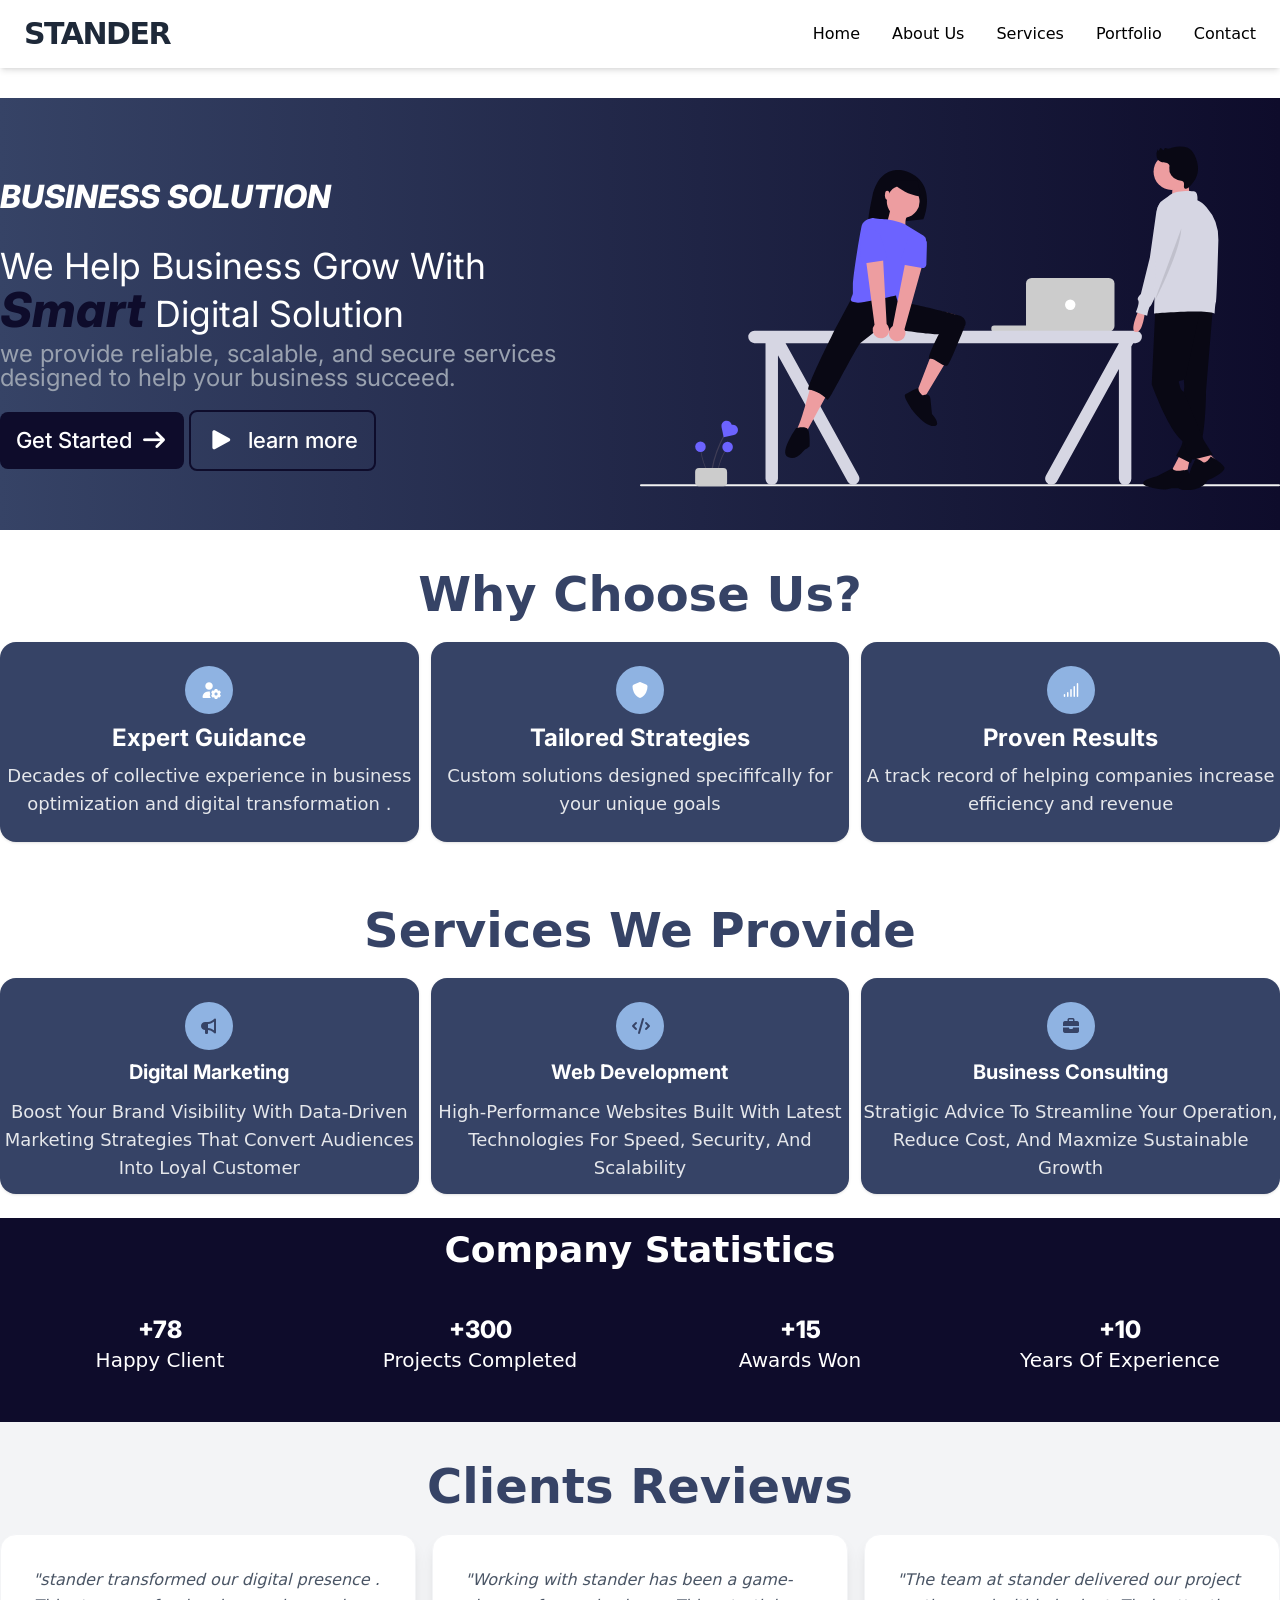
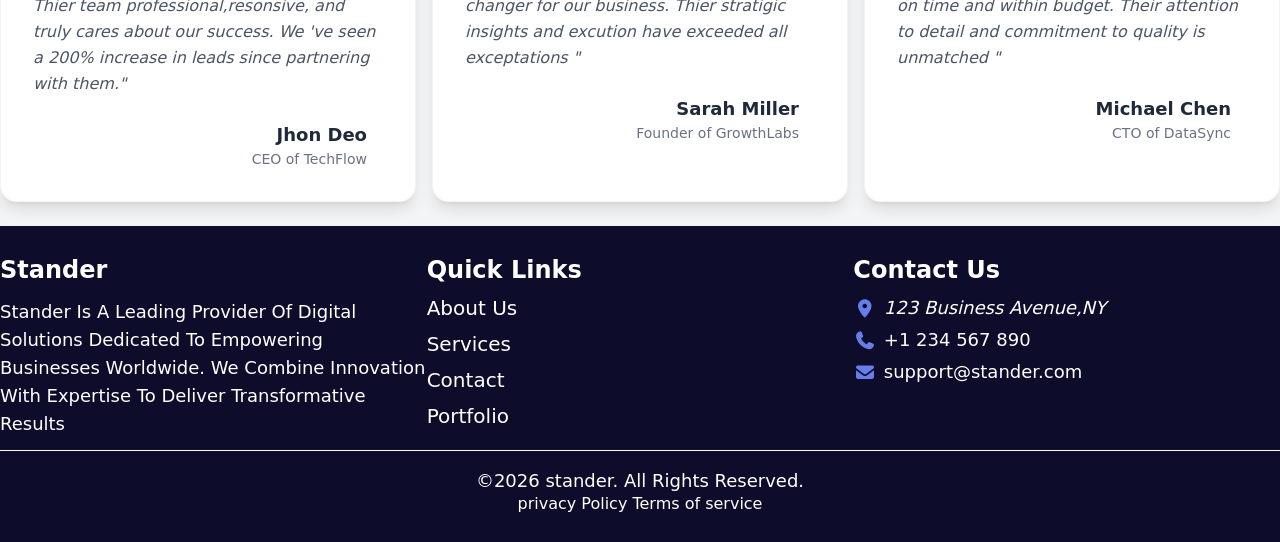
<file: index.html>
<!doctype html>
<html lang="en" class="scroll-smooth">
  <head>
    <meta charset="UTF-8" />
    <meta name="viewport" content="width=device-width, initial-scale=1.0" />
    <meta name="theme-color" content="#123" />
    <title>Home</title>

    <!-- link normalize file-->
    <link rel="stylesheet" href="./normalize.css" />
    <!-- link icon file -->
    <link rel="stylesheet" href="./all.min.css" />
    <!-- link AOS file (.css file)-->
    <link rel="stylesheet" href="./aos.css" />
    <!-- link main style file -->~
    <script type="module" crossorigin src="./assets/js-bPkKahPY.js"></script>
    <link rel="stylesheet" crossorigin href="./assets/js-vuSvQ8Pk.css">
  </head>
  <body class="overflow-x-hidden box-border p-0 m-0 relative">
    <!-- start navbar -->
    <header class="bg-white shadow-md fixed top-0 left-0 w-full z-50">
      <nav
        data-aos="fade-down"
        class="container mx-auto flex items-center justify-between py-4 px-6 relative"
      >
        <div
          class="logo font-bold uppercase text-3xl tracking-tighter text-gray-800"
        >
          stander
        </div>

        <ul
          id="nav-ul"
          class="hidden md:flex flex-col md:flex-row absolute md:static top-full left-0 w-full md:w-auto bg-white md:bg-transparent shadow-lg md:shadow-none gap-0 md:gap-8 transition-all duration-1000 ease-in-out border-t md:border-none border-gray-100"
        >
          <li>
            <a
              class="nav-link block px-6 py-4 md:p-0 text-black hover:text-secondary hover:bg-gray-50 md:hover:bg-transparent font-medium capitalize transition-all border-b md:border-none border-gray-50"
              href="#"
              >home</a
            >
          </li>
          <li>
            <a
              class="nav-link block px-6 py-4 md:p-0 text-black hover:text-secondary hover:bg-gray-50 md:hover:bg-transparent font-medium capitalize transition-all border-b md:border-none border-gray-50"
              href="./src/html/about.html"
              >about us</a
            >
          </li>
          <li>
            <a
              class="nav-link block px-6 py-4 md:p-0 text-black hover:text-secondary hover:bg-gray-50 md:hover:bg-transparent font-medium capitalize transition-all border-b md:border-none border-gray-50"
              href="./src/html/services.html"
              >services</a
            >
          </li>
          <li>
            <a
              class="nav-link block px-6 py-4 md:p-0 text-black hover:text-secondary hover:bg-gray-50 md:hover:bg-transparent font-medium capitalize transition-all border-b md:border-none border-gray-50"
              href="./src/html/portfolio.html"
              >portfolio</a
            >
          </li>
          <li>
            <a
              class="nav-link block px-6 py-4 md:p-0 text-black hover:text-secondary hover:bg-gray-50 md:hover:bg-transparent font-medium capitalize transition-all"
              href="./src/html/contact.html"
              >contact</a
            >
          </li>
        </ul>

        <div
          class="md:hidden cursor-pointer text-2xl p-2 text-gray-700"
          id="bars"
        >
          <i id="menu-icon" class="fas fa-bars"></i>
        </div>
      </nav>
    </header>
    <div class="h-20"></div>
    <!-- end navbar -->
    <!-- start main section -->
    <main class="bg-linear-to-l from-main to-secondary">
      <div class="container mx-auto max-md:px-3">
        <div
          class="py-10 grid max-md:grid-cols-1 place-items-center md:grid-cols-2 max-md:gap-7"
        >
          <div class="main-content">
            <h1
              class="uppercase font-extrabold-italic text-white"
              data-aos="fade-right"
            >
              business solution
            </h1>
            <h2
              class="text-white font-regular text-4xl capitalize py-2"
              data-aos-delay="500"
              data-aos="fade-right"
            >
              we help business grow with
              <span class="text-main font-extrabold-italic text-5xl"
                >smart</span
              >
              digital solution
            </h2>
            <p
              data-aos="fade-right"
              data-aos-delay="1000"
              class="text-2xl text-gray-400 font-regular leading-6"
            >
              we provide reliable, scalable, and secure services <br />
              designed to help your business succeed.
            </p>
            <button
              data-aos="fade-right"
              data-aos-delay="1500"
              class="rounded-lg bg-main text-white px-4 py-4 border-none"
              id="get-started-btn"
            >
              <a class="capitalize" href="./src/html/contact.html">
                get started<span class="pl-2"
                  ><i class="fas fa-arrow-right"></i></span
              ></a>
            </button>
            <button
              data-aos="fade-left"
              data-aos-delay="1500"
              class="rounded-lg px-4 py-4 bg-transparent capitalize text-white border-2 border-main"
              id="learn-more-btn"
            >
              <span class="pr-2"><i class="fas fa-play"></i></span> learn more
            </button>
          </div>
          <div class="main-img" data-aos="fade-left" data-aos-delay="1000">
            <img src="./images/main.svg" alt="The main section image" />
          </div>
        </div>
      </div>
    </main>
    <!-- end main section -->
    <!-- start why choose us section -->
    <section class="choose-us">
      <div class="container mx-auto pt-10 max-md:px-3">
        <h2
          class="text-5xl text-secondary capitalize text-center font-semibold"
        >
          why choose us?
        </h2>
        <div class="choose-items grid md:grid-cols-2 lg:grid-cols-3 py-6 gap-3">
          <div
            data-aos="zoom-in-up"
            class="choose-item text-white text-center bg-card rounded-2xl shadow"
          >
            <i
              class="fas fa-user-gear block py-4 bg-icon text-white pr-8 pl-4 mt-6 rounded-full"
            ></i>
            <h3 class="capitalize py-2 font-title text-2xl">expert guidance</h3>
            <p class="pb-6 text-lg text-description">
              Decades of collective experience in business optimization and
              digital transformation .
            </p>
          </div>
          <div
            data-aos="zoom-in-up"
            data-aos-delay="100"
            class="choose-item text-white text-center bg-card rounded-2xl shadow"
          >
            <i
              class="fas fa-shield block py-4 bg-icon text-white pr-8 pl-4 mt-6 rounded-full"
            ></i>
            <h3 class="capitalize py-2 font-title text-2xl">
              tailored strategies
            </h3>
            <p class="pb-6 text-lg text-description">
              Custom solutions designed specififcally for your unique goals
            </p>
          </div>
          <div
            data-aos="zoom-in-up"
            data-aos-delay="200"
            class="choose-item text-white text-center bg-card rounded-2xl shadow"
          >
            <i
              class="fas fa-signal block py-4 bg-icon text-white pr-8 pl-4 mt-6 rounded-full"
            ></i>
            <h3 class="capitalize py-2 font-title text-2xl">proven results</h3>
            <p class="pb-6 text-lg text-description">
              A track record of helping companies increase efficiency and
              revenue
            </p>
          </div>
        </div>
      </div>
    </section>
    <!-- end why choose us section -->
    <!-- start services -->
    <section class="our-services">
      <div class="container mx-auto pt-10 max-md:px-3">
        <h2
          class="text-5xl text-secondary capitalize text-center font-semibold"
        >
          services we provide
        </h2>
        <div class="services grid md:grid-cols-2 lg:grid-cols-3 py-6 gap-3">
          <div
            data-aos="fade-up"
            class="service text-white text-center bg-card rounded-2xl shadow"
          >
            <i
              class="fas fa-bullhorn py-4 bg-icon text-icon-color block pr-8 pl-4 mt-6 rounded-full"
            ></i>
            <h3 class="capitalize pt-2 font-title text-xl">
              digital marketing
            </h3>
            <p class="text-lg capitalize py-3 text-gray-200">
              boost your brand visibility with data-driven marketing strategies
              that convert audiences into loyal customer
            </p>
          </div>
          <div
            data-aos="fade-up"
            data-aos-delay="100"
            class="service text-white text-center bg-card rounded-2xl shadow"
          >
            <i
              class="fas fa-code py-4 bg-icon text-icon-color block pr-8 pl-4 mt-6 rounded-full"
            ></i>
            <h3 class="capitalize pt-2 font-title text-xl">web development</h3>
            <p class="text-lg capitalize py-3 text-description">
              high-performance websites built with latest technologies for
              speed, security, and scalability
            </p>
          </div>
          <div
            data-aos="fade-up"
            data-aos-delay="200"
            class="service text-white text-center bg-card rounded-2xl shadow"
          >
            <i
              class="fas fa-briefcase block py-4 bg-icon text-icon-color pr-8 pl-4 mt-6 rounded-full"
            ></i>
            <h3 class="capitalize pt-2 font-title text-xl">
              business consulting
            </h3>
            <p class="text-lg capitalize py-3 text-description">
              stratigic advice to streamline your operation, reduce cost, and
              maxmize sustainable growth
            </p>
          </div>
        </div>
      </div>
    </section>
    <!-- end services -->
    <!-- start our statistics section -->
    <section class="bg-main">
      <h3 class="text-center py-3 capitalize text-white font-semibold text-4xl">
        company statistics
      </h3>
      <div
        class="container mx-auto grid md:grid-cols-2 lg:grid-cols-4 py-8 text-center"
      >
        <div class="state mb-4 text-white" data-aos="flip-left">
          <div class="font-counter text-2xl">
            +<span class="counter" data-target="250">0</span>
          </div>
          <p class="font-medium text-xl capitalize">happy client</p>
        </div>
        <div class="state mb-4 text-white" data-aos="flip-left" data-aos-delay="100">
          <div class="font-counter text-2xl">
            +<span class="counter" data-target="1200">0</span>
          </div>
          <p class="font-medium text-xl capitalize">projects completed</p>
        </div>
        <div class="state mb-4 text-white" data-aos="flip-left" data-aos-delay="200">
          <div class="font-counter text-2xl">
            +<span class="counter" data-target="15">0</span>
          </div>
          <p class="font-medium text-xl capitalize">awards won</p>
        </div>
        <div class="state mb-4 text-white" data-aos="flip-left" data-aos-delay="300">
          <div class="font-counter text-2xl">
            +<span class="counter" data-target="10">0</span>
          </div>
          <p class="font-medium text-xl capitalize">years of experience</p>
        </div>
      </div>
    </section>
    <!-- end our states section -->
    <!-- start clients reviews section -->
    <section class="bg-gray-100">
      <div class="container pt-10 mx-auto">
        <h3
          class="capitalize text-center text-secondary font-semibold text-5xl"
        >
          clients reviews
        </h3>
        <div
          class="reviews py-6 grid md:grid-cols-2 lg:grid-cols-3 gap-4 max-md:px-3"
        >
          <div
            data-aos="fade-up"
            class="p-8 bg-white rounded-2xl shadow-lg overflow-hidden border border-gray-100"
          >
            <p class="text-gray-600 italic leading-relaxed mb-6">
              "stander transformed our digital presence . Thier team
              professional,resonsive, and truly cares about our success. We 've
              seen a 200% increase in leads since partnering with them."
            </p>
            <div class="mr-4 text-right">
              <h4 class="text-lg font-bold text-gray-800 capitalize">
                jhon deo
              </h4>
              <p class="text-sm text-gray-500">CEO of TechFlow</p>
            </div>
          </div>
          <div
            data-aos="fade-up"
            data-aos-delay="100"
            class="p-8 bg-white rounded-2xl shadow-lg overflow-hidden border border-gray-100"
          >
            <p class="text-gray-600 italic leading-relaxed mb-6">
              "Working with stander has been a game-changer for our business.
              Thier stratigic insights and excution have exceeded all
              exceptations "
            </p>
            <div class="mr-4 text-right">
              <h4 class="text-lg font-bold text-gray-800 capitalize">
                sarah miller
              </h4>
              <p class="text-sm text-gray-500">Founder of GrowthLabs</p>
            </div>
          </div>
          <div
            data-aos="fade-up"
            data-aos-delay="200"
            class="p-8 bg-white rounded-2xl shadow-lg overflow-hidden border border-gray-100"
          >
            <p class="text-gray-600 italic leading-relaxed mb-6">
              "The team at stander delivered our project on time and within
              budget. Their attention to detail and commitment to quality is
              unmatched "
            </p>
            <div class="mr-4 text-right">
              <h4 class="text-lg font-bold text-gray-800 capitalize">
                michael chen
              </h4>
              <p class="text-sm text-gray-500">CTO of DataSync</p>
            </div>
          </div>
        </div>
      </div>
    </section>
    <!-- end clients reviews section -->
    <!-- start footer  -->
    <footer class="bg-main mb-0">
      <div class="container mx-auto text-white py-7 max-md:px-3">
        <div class="footer-main-content grid md:grid-cols-2 lg:grid-cols-3">
          <div class="stander-footer-content">
            <h2 class="capitalize font-bold text-2xl pb-3">stander</h2>
            <p class="text-lg pb-3 capitalize">
              stander is a leading provider of digital solutions dedicated to
              empowering businesses worldwide. We combine innovation with
              expertise to deliver transformative results
            </p>
          </div>
          <div class="links">
            <h3 class="capitalize font-bold text-2xl pb-2">quick links</h3>
            <a
              class="block capitalize text-xl pb-2"
              href="./src/html/about.html"
            >
              about us</a
            >
            <a
              class="block capitalize text-xl pb-2"
              href="./src/html/services.html"
              >services</a
            >
            <a
              class="block capitalize text-xl pb-2"
              href="./src/html/contact.html"
              >contact</a
            >
            <a
              class="block capitalize text-xl pb-2"
              href="./src/html/portfolio.html"
              >portfolio</a
            >
          </div>
          <div class="contact-us">
            <h3 class="capitalize font-bold text-2xl pb-2">contact us</h3>
            <div class="adress flex items-center gap-2 pb-1">
              <i class="fas fa-location-dot text-lg text-footer-icon"></i>
              <address>
                <a
                  class="text-lg"
                  href="https://goo.gl/maps/xyz123"
                  >123 Business Avenue,NY</a
                >
              </address>
            </div>
            <div class="phone flex gap-2 items-center pb-1">
              <i class="fas fa-phone text-lg text-footer-icon"></i>
              <a class="text-lg" href="tel:+1 234 567 890"> +1 234 567 890</a>
            </div>
            <div class="email flex gap-2 items-center pb-2">
              <i class="fas fa-envelope text-lg text-footer-icon"></i>
              <a class="text-lg" href="mailto:support@stander.com"
                >support@stander.com</a
              >
            </div>
          </div>
        </div>
        <hr class="text-white" />
        <div class="policy pt-4 text-center">
          <h3 class="font-medium text-lg">
            &copy;2026 stander. All Rights Reserved.
          </h3>
          <a class="pt-3" href="#">privacy Policy</a>
          <a href="#">Terms of service</a>
        </div>
      </div>
    </footer>
    <!-- end footer  -->
    <!-- scroll to top button -->
    <button
      id="scroll-to-top"
      class="fixed hidden bottom-5 right-5 bg-gray-800 text-white rounded-full w-12 h-12 hover:bg-gray-700 transition duration-300"
    >
      <i class="fas fa-angle-up"></i>
    </button>
    <!-- link AOS file -->
    <script src="./aos.js"></script>
    <!-- actice the AOS file -->
    <script>
      AOS.init({
        duration: 800,
        once: true,
        offset: 120,
      });
    </script>
    <!-- link javascript file -->
  </body>
</html>
</file>
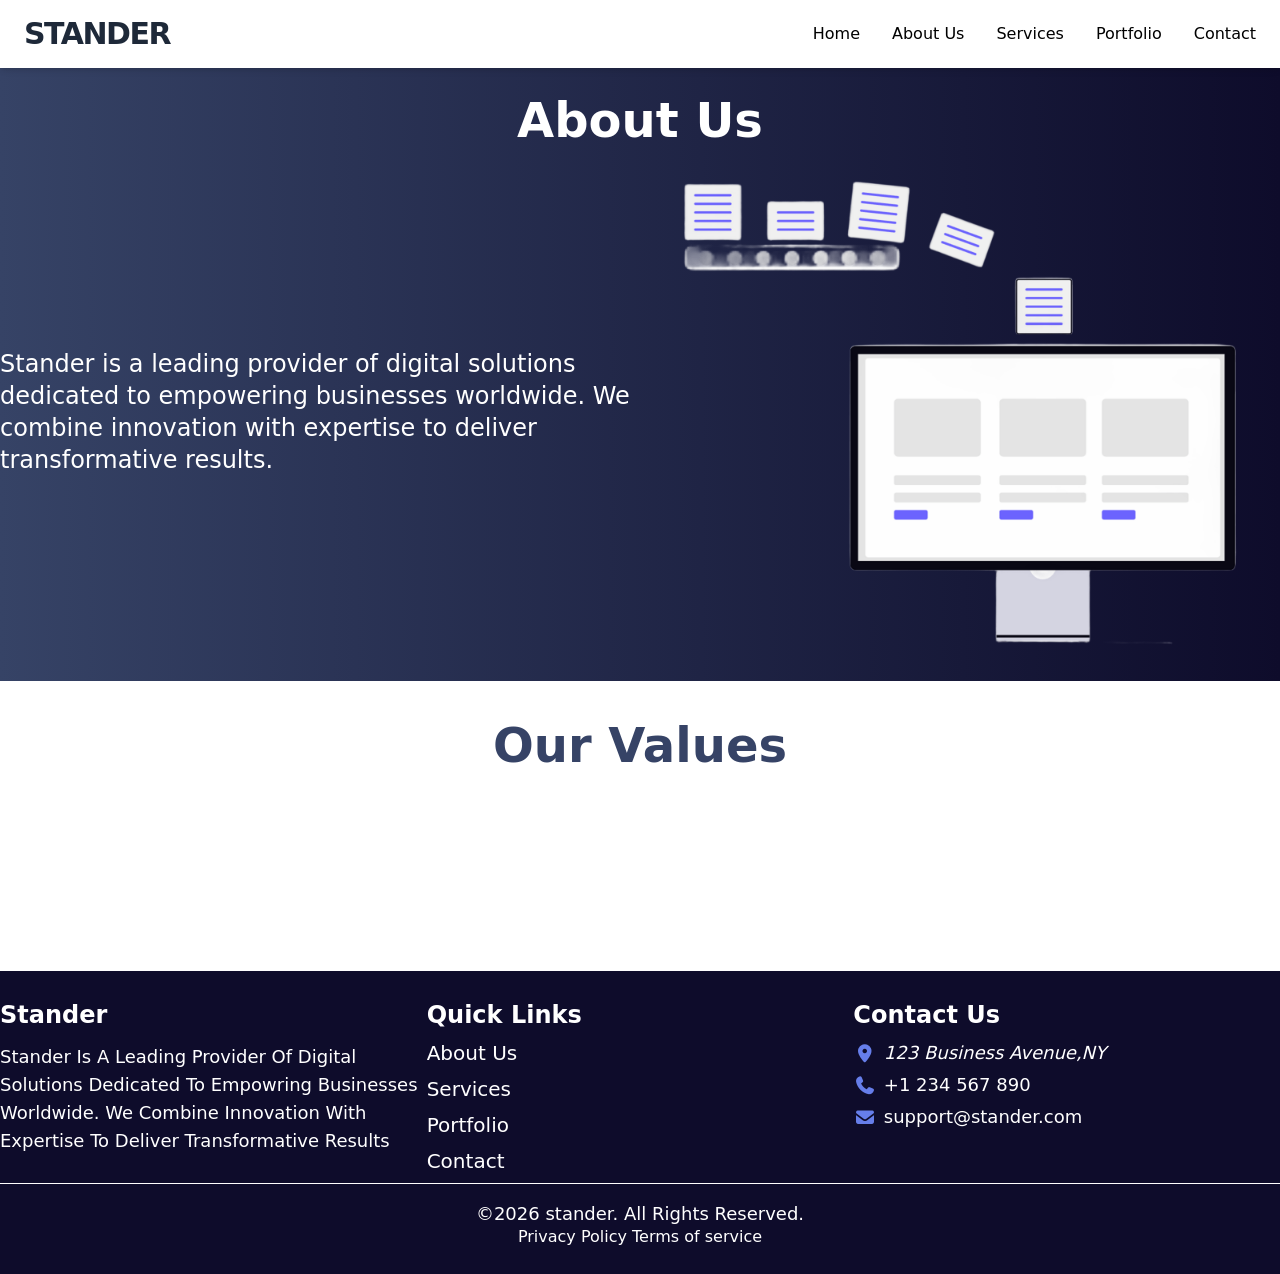
<file: src/html/about.html>
<!doctype html>
<html lang="en" class="scroll-smooth">
  <head>
    <meta charset="UTF-8" />
    <meta name="viewport" content="width=device-width, initial-scale=1.0" />
    <title>About Us</title>
    <!-- link normalize file-->
    <link rel="stylesheet" href="../../normalize.css" />
    <!-- link icon file -->
    <link rel="stylesheet" href="../../all.min.css" />
    <!-- link AOS file(.css) -->
    <link rel="stylesheet" href="../../aos.css" />
    <!-- link main style file -->

    <script type="module" crossorigin src="../../assets/js-bPkKahPY.js"></script>
    <link rel="stylesheet" crossorigin href="../../assets/js-vuSvQ8Pk.css">
  </head>
  <body class="overflow-x-hidden box-border p-0 m-0">
    <!-- start navbar -->
    <header class="bg-white shadow-md fixed top-0 left-0 w-full z-50">
      <nav
        data-aos="fade-down"
        class="container mx-auto flex items-center justify-between py-4 px-6 relative"
      >
        <div
          class="logo font-bold uppercase text-3xl tracking-tighter text-gray-800"
        >
          stander
        </div>

        <ul
          id="nav-ul"
          class="hidden md:flex flex-col md:flex-row absolute md:static top-full left-0 w-full md:w-auto bg-white md:bg-transparent shadow-lg md:shadow-none gap-0 md:gap-8 transition-all duration-1000 ease-in-out border-t md:border-none border-gray-100"
        >
          <li>
            <a
              class="nav-link block px-6 py-4 md:p-0 text-black hover:text-secondary hover:bg-gray-50 md:hover:bg-transparent font-medium capitalize transition-all border-b md:border-none border-gray-50"
              href="/index.html"
              >home</a
            >
          </li>
          <li>
            <a
              class="nav-link block px-6 py-4 md:p-0 text-black hover:text-secondary hover:bg-gray-50 md:hover:bg-transparent font-medium capitalize transition-all border-b md:border-none border-gray-50"
              href="#"
              >about us</a
            >
          </li>
          <li>
            <a
              class="nav-link block px-6 py-4 md:p-0 text-black hover:text-secondary hover:bg-gray-50 md:hover:bg-transparent font-medium capitalize transition-all border-b md:border-none border-gray-50"
              href="/src/html/services.html"
              >services</a
            >
          </li>
          <li>
            <a
              class="nav-link block px-6 py-4 md:p-0 text-black hover:text-secondary hover:bg-gray-50 md:hover:bg-transparent font-medium capitalize transition-all border-b md:border-none border-gray-50"
              href="/src/html/portfolio.html"
              >portfolio</a
            >
          </li>
          <li>
            <a
              class="nav-link block px-6 py-4 md:p-0 text-black hover:text-secondary hover:bg-gray-50 md:hover:bg-transparent font-medium capitalize transition-all"
              href="/src/html/contact.html"
              >contact</a
            >
          </li>
        </ul>

        <div
          class="md:hidden cursor-pointer text-2xl p-2 text-gray-700"
          id="bars"
        >
          <i id="menu-icon" class="fas fa-bars"></i>
        </div>
      </nav>
    </header>
    <!-- end navbar -->
    <!-- start about us section -->
    <div class="bg-linear-to-l from-main to-secondary">
      <main class="container mx-auto text-white pt-10">
        <h2 class="text-center capitalize font-semibold text-5xl mt-14">
          about us
        </h2>
        <div
          class="about-main-content grid grid-cols-2 items-center max-md:grid-cols-1 max-md:px-3"
        >
          <p class="text-2xl max-md:text-lg py-3" data-aos="fade-right">
            Stander is a leading provider of digital solutions dedicated to
            empowering businesses worldwide. We combine innovation with
            expertise to deliver transformative results.
          </p>
          <img
          data-aos="fade-left"
          data-aos-delay="100"
            src="../../images/about-image.png"
            alt="about section main image "
          />
        </div>
      </main>
    </div>
    <!-- end about us section -->
    <!-- start our values section -->
    <section class="container mx-auto pt-10 max-md:px-3">
      <h2 class="capitalize text-center font-semibold text-5xl text-secondary">
        our values
      </h2>
      <div class="values py-6 grid lg:grid-cols-3 md:grid-cols-2 gap-3">
        <div
        data-aos="fade-right"
          class="value text-white text-center bg-card rounded-2xl shadow-lg overflow-hidden border border-gray-100 transition-transform duration-300 hover:scale-105"
        >
          <i
            class="fas fa-lightbulb py-4 bg-icon text-icon-color block pr-8 pl-4 mt-6 rounded-full"
          ></i>
          <h3 class="capitalize pt-2 font-title text-xl">Innovation</h3>
          <p class="text-lg capitalize py-2 text-description">
            Staying ahead of the digital curve .
          </p>
        </div>
        <div
        data-aos="fade-right"
        data-aos-delay="100"
          class="value text-white bg- text-center bg-card rounded-2xl shadow-lg overflow-hidden border border-gray-100 transition-transform duration-300 hover:scale-105"
        >
          <i
            class="fas fa-shield py-4 bg-icon text-icon-color block pr-8 pl-4 mt-6 rounded-full"
          ></i>
          <h3 class="capitalize pt-2 font-title text-xl">Transparency</h3>
          <p class="text-lg capitalize py-2 text-description">
            Buliding trust through clear communication.
          </p>
        </div>
        <div
        data-aos="fade-right"
        data-aos-delay="200"
          class="value text-white text-center bg-card rounded-2xl shadow-lg overflow-hidden border border-gray-100 transition-transform duration-300 hover:scale-105"
        >
          <i
            class="fas fa-chart-line py-4 bg-icon text-icon-color block pr-8 pl-4 mt-6 rounded-full"
          ></i>
          <h3 class="capitalize pt-2 font-title text-xl">result-driven</h3>
          <p class="text-lg capitalize py-2 text-description">
            Every strategy is focused your growth .
          </p>
        </div>
      </div>
    </section>
    <!-- end our values section -->
    <!-- start footer  -->
    <footer class="bg-main mb-0 max-md:px-3">
      <div class="container mx-auto text-white py-7">
        <div class="footer-main-content grid md:grid-cols-2 lg:grid-cols-3">
          <div class="stander-footer-content">
            <h2 class="capitalize font-bold text-2xl pb-3">stander</h2>
            <p class="text-lg pb-3 capitalize">
              stander is a leading provider of digital solutions dedicated to
              empowring businesses worldwide. We combine innovation with
              expertise to deliver transformative results
            </p>
          </div>
          <div class="links">
            <h2 class="capitalize font-bold text-2xl pb-2">quick links</h2>
            <a class="block capitalize text-xl pb-2" href="#"> about us</a>
            <a class="block capitalize text-xl pb-2" href="./services.html"
              >services</a
            >
            <a class="block capitalize text-xl pb-2" href="./portfolio.html"
              >portfolio</a
            >
            <a class="block capitalize text-xl pb-2" href="./contact.html"
              >contact</a
            >
          </div>
          <div class="contact-us">
            <h2 class="capitalize font-bold text-2xl pb-2">contact us</h2>
            <div class="adress flex items-center gap-2 pb-1">
              <i class="fas fa-location-dot text-lg text-footer-icon"></i>
              <address>
                <a
                  class="text-lg"
                  href="http://www.google.com/maps/place/**.****.****"
                  >123 Business Avenue,NY</a
                >
              </address>
            </div>
            <div class="phone flex gap-2 items-center pb-1">
              <i class="fas fa-phone text-lg text-footer-icon"></i>
              <a class="text-lg" href="tel:+1 234 567 890"> +1 234 567 890</a>
            </div>
            <div class="email flex gap-2 items-center pb-2">
              <i class="fas fa-envelope text-lg text-footer-icon"></i>
              <a class="text-lg" href="mailto:support@stander.com"
                >support@stander.com</a
              >
            </div>
          </div>
        </div>
        <hr class="text-white" />
        <div class="policy pt-4 text-center">
          <h3 class="font-medium text-lg">
            &copy;2026 stander. All Rights Reserved.
          </h3>
          <a class="pt-3 c" href="#">Privacy Policy</a>
          <a href="#">Terms of service</a>
        </div>
      </div>
    </footer>
    <!-- end footer  -->
      <!-- scroll to top button -->
    <button
      id="scroll-to-top"
      class="fixed hidden bottom-5 right-5 bg-gray-800 text-white rounded-full w-12 h-12 hover:bg-gray-700 transition duration-300"
    >
      <i class="fas fa-angle-up"></i>
    </button>
    <!-- link AOS file(.js) -->
    <script src="../../aos.js"></script>
    <!-- active the AOS file -->
    <script>
      AOS.init({
        duration: 1000,
      });
    </script>
    <!-- link script file -->

  </body>
</html>
</file>
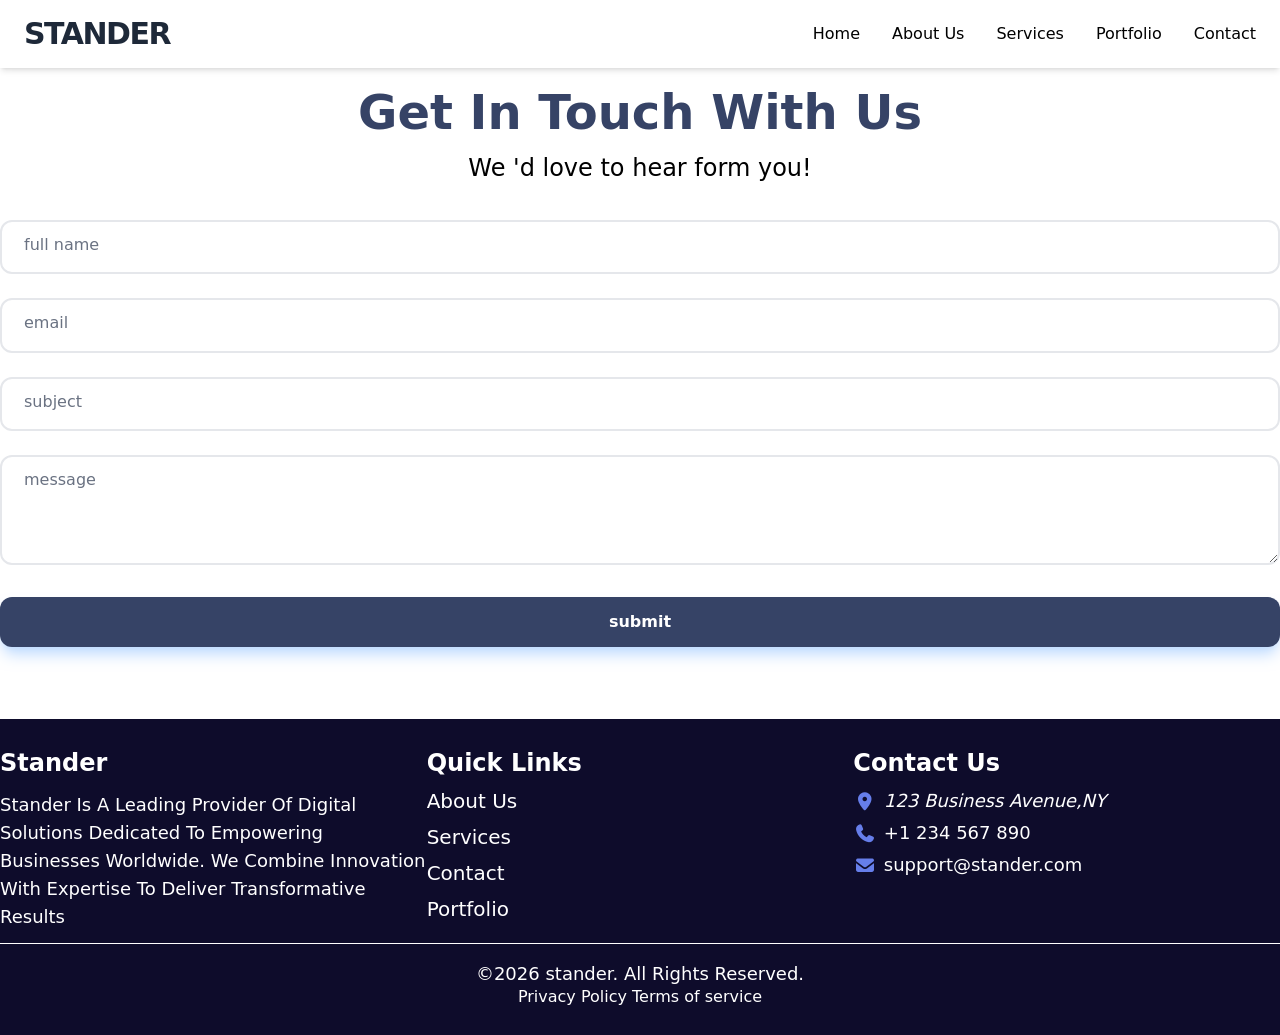
<file: src/html/contact.html>
<!doctype html>
<html lang="en" class="scroll-smooth">
  <head>
    <meta charset="UTF-8" />
    <meta name="viewport" content="width=device-width, initial-scale=1.0" />
    <title>Contact</title>
    <!-- link normalize file-->
    <link rel="stylesheet" href="../../normalize.css" />
    <!-- link icon file -->
    <link rel="stylesheet" href="../../all.min.css" />
    <!-- link AOS file(.css) -->
    <link rel="stylesheet" href="../../aos.css" />
    <!-- link main style file -->
    <script type="module" crossorigin src="../../assets/js-bPkKahPY.js"></script>
    <link rel="stylesheet" crossorigin href="../../assets/js-vuSvQ8Pk.css">
  </head>
  <body>
    <!-- start navbar -->
    <header class="bg-white shadow-md fixed top-0 left-0 w-full z-50">
      <nav
        data-aos="fade-down"
        class="container mx-auto flex items-center justify-between py-4 px-6 relative"
      >
        <div
          class="logo font-bold uppercase text-3xl tracking-tighter text-gray-800"
        >
          stander
        </div>

        <ul
          id="nav-ul"
          class="hidden md:flex flex-col md:flex-row absolute md:static top-full left-0 w-full md:w-auto bg-white md:bg-transparent shadow-lg md:shadow-none gap-0 md:gap-8 transition-all duration-1000 ease-in-out border-t md:border-none border-gray-100"
        >
          <li>
            <a
              class="nav-link block px-6 py-4 md:p-0 text-black hover:text-secondary hover:bg-gray-50 md:hover:bg-transparent font-medium capitalize transition-all border-b md:border-none border-gray-50"
              href="../index.html"
              >home</a
            >
          </li>
          <li>
            <a
              class="nav-link block px-6 py-4 md:p-0 text-black hover:text-secondary hover:bg-gray-50 md:hover:bg-transparent font-medium capitalize transition-all border-b md:border-none border-gray-50"
              href="./about.html"
              >about us</a
            >
          </li>
          <li>
            <a
              class="nav-link block px-6 py-4 md:p-0 text-black hover:text-secondary hover:bg-gray-50 md:hover:bg-transparent font-medium capitalize transition-all border-b md:border-none border-gray-50"
              href="./services.html"
              >services</a
            >
          </li>
          <li>
            <a
              class="nav-link block px-6 py-4 md:p-0 text-black hover:text-secondary hover:bg-gray-50 md:hover:bg-transparent font-medium capitalize transition-all border-b md:border-none border-gray-50"
              href="./portfolio.html"
              >portfolio</a
            >
          </li>
          <li>
            <a
              class="nav-link block px-6 py-4 md:p-0 text-black hover:text-secondary hover:bg-gray-50 md:hover:bg-transparent font-medium capitalize transition-all"
              href="#"
              >contact</a
            >
          </li>
        </ul>

        <div
          class="md:hidden cursor-pointer text-2xl p-2 text-gray-700"
          id="bars"
        >
          <i id="menu-icon" class="fas fa-bars"></i>
        </div>
      </nav>
    </header>
    <!-- end navbar -->
    <!-- start contact us section -->
    <section class="container mx-auto max-md:px-3 py-8">
      <h2
      data-aos="fade-right"
        class="text-5xl mt-14 text-secondary capitalize text-center font-semibold"
      >
        get in touch with us
      </h2>
      <p class="text-center text-2xl mt-4" data-aos="fade-left">
        We 'd love to hear form you!
      </p>
      <div class="mt-5 py-4">
        <!-- start form -->
        <form id="contactForm" novalidate >
          <div class="relative mb-6 group" data-aos="fade-right">
            <input
              
              type="text"
              id="fullName"
              placeholder=" "
              class="peer block w-full px-4 py-4 bg-transparent border-2 border-gray-200 rounded-xl focus:outline-none focus:border-blue-500 transition-all"
            />
            <label
              for="fullName"
              class="absolute left-4 top-4 text-gray-500 duration-300 transform -translate-y-7 scale-75 bg-white px-2 peer-placeholder-shown:scale-100 peer-placeholder-shown:translate-y-0 peer-focus:scale-75 peer-focus:-translate-y-7 peer-focus:text-blue-500 pointer-events-none"
            >
              full name</label
            >
            <p class="error-text text-red-500 text-xs mt-1 hidden">
              please enter a real name
            </p>
          </div>

          <div class="relative mb-6 group" data-aos="fade-right" data-aos-delay="100">
            <input
              data-aos="fade-right"
              type="email"
              id="email"
              placeholder=" "
              class="peer block w-full px-4 py-4 bg-transparent border-2 border-gray-200 rounded-xl focus:outline-none focus:border-blue-500 transition-all"
            />
            <label
              for="email"
              class="absolute left-4 top-4 text-gray-500 duration-300 transform -translate-y-7 scale-75 bg-white px-2 peer-placeholder-shown:scale-100 peer-placeholder-shown:translate-y-0 peer-focus:scale-75 peer-focus:-translate-y-7 peer-focus:text-blue-500 pointer-events-none"
            >
              email</label
            >
            <p class="error-text text-red-500 text-xs mt-1 hidden">
              please enter a correct email
            </p>
          </div>

          <div class="relative mb-6 group" data-aos="fade-right" data-aos-delay="200">
            <input
              data-aos="fade-right"
              type="text"
              id="subject"
              placeholder=""
              class="peer block w-full px-4 py-4 left-4 bg-transparent border-2 border-gray-200 rounded-xl focus:outline-none focus:border-blue-500 transition-all"
            />
            <label
              for="subject"
              class="absolute left-4 top-4 text-gray-500 duration-300 transform -translate-y-7 scale-75 bg-white px-2 peer-placeholder-shown:scale-100 peer-placeholder-shown:translate-y-0 peer-focus:scale-75 peer-focus:-translate-y-7 peer-focus:text-blue-500 pointer-events-none"
            >
              subject</label
            >
            <p class="error-text text-red-500 text-xs mt-1 hidden">
              the subject of message is required
            </p>
          </div>

          <div class="relative mb-8 group" data-aos="fade-right" data-aos-delay="300">
            <textarea
              data-aos="fade-right"
              id="message"
              rows="4"
              placeholder=" "
              class="peer block w-full px-4 py-4 bg-transparent border-2 border-gray-200 rounded-xl focus:outline-none focus:border-blue-500 transition-all"
            ></textarea>
            <label
              for="message"
              class="absolute left-4 top-4 text-gray-500 duration-300 transform -translate-y-7 scale-75 bg-white px-2 peer-placeholder-shown:scale-100 peer-placeholder-shown:translate-y-0 peer-focus:scale-75 peer-focus:-translate-y-7 peer-focus:text-blue-500 pointer-events-none"
              >message</label
            >
            <p class="error-text text-red-500 text-xs mt-1 hidden">
              you cannot leave the message blank
            </p>
          </div>

          <button
            type="submit"
            class="w-full bg-secondary text-white py-4 rounded-xl font-bold text-lg hover:bg-gray-700 active:scale-[0.98] transition-all shadow-lg shadow-blue-200"
          >
            submit
          </button>
        </form>
        <!-- end form -->
      </div>
    </section>
    <!-- end contact us section -->
    <!-- start footer section -->
    <footer class="bg-main mt-6 max-md:px-3">
      <div class="container mx-auto text-white py-7">
        <div class="footer-main-content grid md:grid-cols-2 lg:grid-cols-3">
          <div class="stander-footer-content">
            <h2 class="capitalize font-bold text-2xl pb-3">stander</h2>
            <p class="text-lg pb-3 capitalize">
              stander is a leading provider of digital solutions dedicated to
              empowering businesses worldwide. We combine innovation with
              expertise to deliver transformative results
            </p>
          </div>
          <div class="links">
            <h2 class="capitalize font-bold text-2xl pb-2">quick links</h2>
            <a class="block capitalize text-xl pb-2" href="./about.html">
              about us</a
            >
            <a class="block capitalize text-xl pb-2" href="./services.html"
              >services</a
            >
            <a class="block capitalize text-xl pb-2" href="#">contact</a>
            <a class="block capitalize text-xl pb-2" href="./portfolio.html"
              >portfolio
            </a>
          </div>
          <div class="contact-us">
            <h2 class="capitalize font-bold text-2xl pb-2">contact us</h2>
            <div class="adress flex items-center gap-2 pb-1">
              <i class="fas fa-location-dot text-lg text-footer-icon"></i>
              <address>
                <a
                  class="text-lg"
                  href="http://www.google.com/maps/place/**.****.****"
                  >123 Business Avenue,NY</a
                >
              </address>
            </div>
            <div class="phone flex gap-2 items-center pb-1">
              <i class="fas fa-phone text-lg text-footer-icon"></i>
              <a class="text-lg" href="tel:+1 234 567 890"> +1 234 567 890</a>
            </div>
            <div class="email flex gap-2 items-center pb-2">
              <i class="fas fa-envelope text-lg text-footer-icon"></i>
              <a class="text-lg" href="mailto:support@stander.com"
                >support@stander.com</a
              >
            </div>
          </div>
        </div>
        <hr class="text-white" />
        <div class="policy pt-4 text-center">
          <h3 class="font-medium text-lg">
            &copy;2026 stander. All Rights Reserved.
          </h3>
          <a class="pt-3" href="#">Privacy Policy</a>
          <a href="#">Terms of service</a>
        </div>
      </div>
    </footer>
    <!-- end footer section -->
    <!-- scroll to top button -->
    <button
      id="scroll-to-top"
      class="fixed hidden bottom-5 right-5 bg-gray-800 text-white rounded-full w-12 h-12 hover:bg-gray-700 transition duration-300"
    >
      <i class="fas fa-angle-up"></i>
    </button>
    <!-- link AOS file (.js) -->
    <script src="../../aos.js"></script>
    <!-- active AOS file -->
    <script>
      AOS.init({
        once: true,
        duration: 800,
        offset: 120,
      });
    </script>
    <!-- link script file -->
  </body>
</html>
</file>
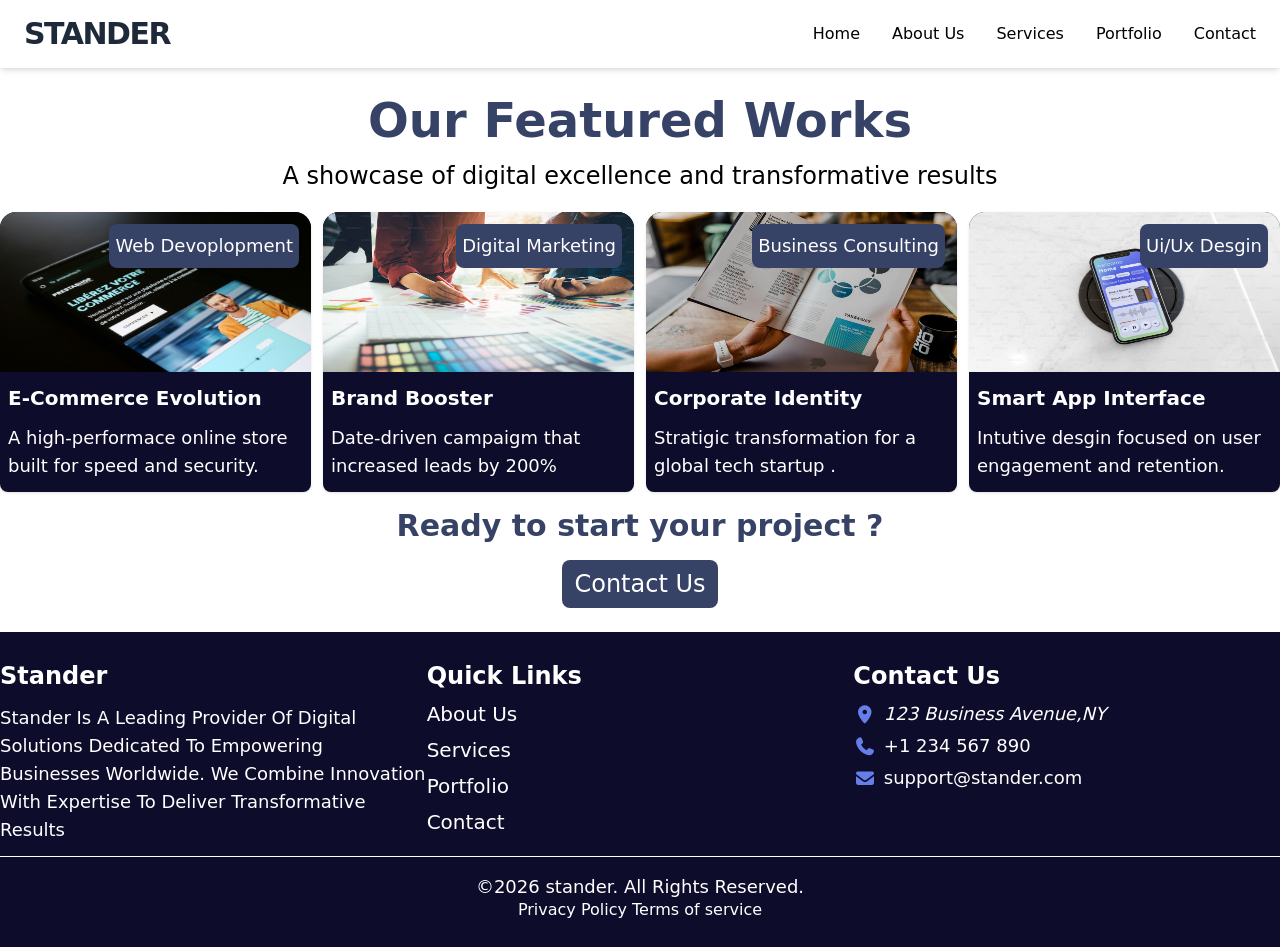
<file: src/html/portfolio.html>
<!doctype html>
<html lang="en"class="scroll-smooth">
  <head>
    <meta charset="UTF-8" />
    <meta name="viewport" content="width=device-width, initial-scale=1.0" />
    <title>portfolio</title>
    <!-- link normalize file-->
    <link rel="stylesheet" href="../../normalize.css" />
    <!-- link icon file -->
    <link rel="stylesheet" href="../../all.min.css" />
    <!-- link AOS file(.css) -->
    <link rel="stylesheet" href="../../aos.css" />
    <!-- link main style file -->
    <script type="module" crossorigin src="../../assets/js-bPkKahPY.js"></script>
    <link rel="stylesheet" crossorigin href="../../assets/js-vuSvQ8Pk.css">
  </head>
  <body>
    <!-- start navbar -->
    <header
      class="bg-white shadow-md fixed top-0 left-0 w-full z-50 max-md:px-3"
    >
      <nav
        data-aos="fade-down"
        class="container mx-auto flex items-center justify-between py-4 px-6 relative"
      >
        <div
          class="logo font-bold uppercase text-3xl tracking-tighter text-gray-800"
        >
          stander
        </div>

        <ul
          id="nav-ul"
          class="hidden md:flex flex-col md:flex-row absolute md:static top-full left-0 w-full md:w-auto bg-white md:bg-transparent shadow-lg md:shadow-none gap-0 md:gap-8 transition-all duration-1000 ease-in-out border-t md:border-none border-gray-100"
        >
          <li>
            <a
              class="nav-link block px-6 py-4 md:p-0 text-black hover:text-secondary hover:bg-gray-50 md:hover:bg-transparent font-medium capitalize transition-all border-b md:border-none border-gray-50"
              href="../index.html"
              >home</a
            >
          </li>
          <li>
            <a
              class="nav-link block px-6 py-4 md:p-0 text-black hover:text-secondary hover:bg-gray-50 md:hover:bg-transparent font-medium capitalize transition-all border-b md:border-none border-gray-50"
              href="./about.html"
              >about us</a
            >
          </li>
          <li>
            <a
              class="nav-link block px-6 py-4 md:p-0 text-black hover:text-secondary hover:bg-gray-50 md:hover:bg-transparent font-medium capitalize transition-all border-b md:border-none border-gray-50"
              href="./services.html"
              >services</a
            >
          </li>
          <li>
            <a
              class="nav-link block px-6 py-4 md:p-0 text-black hover:text-secondary hover:bg-gray-50 md:hover:bg-transparent font-medium capitalize transition-all border-b md:border-none border-gray-50"
              href="#"
              >portfolio</a
            >
          </li>
          <li>
            <a
              class="nav-link block px-6 py-4 md:p-0 text-black hover:text-secondary hover:bg-gray-50 md:hover:bg-transparent font-medium capitalize transition-all"
              href="./contact.html"
              >contact</a
            >
          </li>
        </ul>

        <div
          class="md:hidden cursor-pointer text-2xl p-2 text-gray-700"
          id="bars"
        >
          <i id="menu-icon" class="fas fa-bars"></i>
        </div>
      </nav>
    </header>
    <!-- end navbar -->
    <!-- start  featured works  section-->
    <div class="container mx-auto pt-10 max-md:px-3">
      <h2
        class="text-5xl mt-14 text-secondary capitalize text-center font-semibold"
      >
        our featured works
      </h2>
      <p class="text-center text-2xl my-4" >
        A showcase of digital excellence and transformative results
      </p>
      <div class="projects mt-5 grid md:grid-cols-2 lg:grid-cols-4 gap-3">
        <div
          data-aos="zoom-in"
          data-aos-delay="200"
          class="project relative text-white bg-main rounded-t-2xl rounded-b-lg shadow   overflow-hidden"
        >
          <img
            class="w-full h-40"
            src="../../images/e-commerce.jpeg"
            alt="e-commerce-project"
          />
          <h3 class="py-3 font-bold text-xl capitalize pl-2">
            e-commerce evolution
          </h3>
          <p class="pl-2 pb-3 text-lg">
            A high-performace online store built for speed and security.
          </p>
          <h4
            class="absolute capitalize top-3 right-3 text-lg bg-secondary px-1.5 py-2 rounded-lg"
          >
            web devoplopment
          </h4>
        </div>
        <div
          data-aos="zoom-in"
          data-aos-delay="100"
          class="project relative text-white bg-main rounded-t-2xl rounded-b-lg shadow   overflow-hidden"
        >
          <img
            class="w-full h-40"
            src="../../images/brand-booster.jpeg"
            alt=" brand booster project"
          />
          <h3 class="py-3 font-bold text-xl capitalize pl-2">brand booster</h3>
          <p class="pl-2 pb-3 text-lg">
            Date-driven campaigm that increased leads by 200%
          </p>
          <h4
            class="absolute capitalize top-3 right-3 text-lg bg-secondary px-1.5 py-2 rounded-lg"
          >
            digital marketing
          </h4>
        </div>
        <div
          data-aos="zoom-in"
          data-aos-delay="200"
          class="project relative text-white bg-main rounded-t-2xl rounded-b-lg shadow   overflow-hidden"
        >
          <img
            class="w-full h-40"
            src="../../images/corporate.jpeg"
            alt="corporate identity project"
          />
          <h3 class="py-3 font-bold text-xl capitalize pl-2">
            corporate identity
          </h3>
          <p class="pl-2 pb-3 text-lg">
            Stratigic transformation for a global tech startup .
          </p>
          <h4
            class="absolute capitalize top-3 right-3 text-lg bg-secondary px-1.5 py-2 rounded-lg"
          >
            business consulting
          </h4>
        </div>
        <div
          data-aos="zoom-in"
          data-aos-delay="300"
          class="project relative text-white bg-main rounded-t-2xl rounded-b-lg shadow   overflow-hidden"
        >
          <img
            class="w-full h-40"
            src="../../images/smart -app-interface.jpeg"
            alt="smart app interface project"
          />
          <h3 class="py-3 font-bold text-xl capitalize pl-2">
            smart app interface
          </h3>
          <p class="pl-2 pb-3 text-lg">
            Intutive  desgin focused on user engagement and retention.
          </p>
          <h4
            class="absolute capitalize top-3 right-3 text-lg bg-secondary px-1.5 py-2 rounded-lg"
          >
            ui/ux desgin
          </h4>
        </div>
      </div>
      <h3 class="text-center py-4 text-3xl text-secondary font-semibold">
        Ready to start your project ?
      </h3>
      <div
      data-aos="zoom-outu "
        class="m-auto capitalize bg-secondary hover:bg-gray-700 duration-300 w-fit text-white px-3 py-2 text-2xl rounded-lg"
      >
        <a href="./contact.html" class="btn" role="button"> contact us</a>
      </div>
    </div>
    <!-- end featured works section -->
    <!-- start footer section -->
    <footer class="bg-main mt-6 max-md:px-3">
      <div class="container mx-auto text-white py-7">
        <div class="footer-main-content grid md:grid-cols-2 lg:grid-cols-3">
          <div class="stander-footer-content">
            <h2 class="capitalize font-bold text-2xl pb-3">stander</h2>
            <p class="text-lg pb-3 capitalize">
              stander is a leading provider of digital solutions dedicated to
              empowering businesses worldwide. We combine innovation with
              expertise to deliver transformative results
            </p>
          </div>
          <div class="links">
            <h2 class="capitalize font-bold text-2xl pb-2">quick links</h2>
            <a class="block capitalize text-xl pb-2" href="./about.html">
              about us</a
            >
            <a class="block capitalize text-xl pb-2" href="./services.html"
              >services</a
            >
            <a
              class="block capitalize text-xl pb-2"
              href="./src/html/portfolio.html"
              >portfolio</a
            >
            <a class="block capitalize text-xl pb-2" href="./contact.html"
              >contact</a
            >
          </div>
          <div class="contact-us">
            <h2 class="capitalize font-bold text-2xl pb-2">contact us</h2>
            <div class="adress flex items-center gap-2 pb-1">
              <i class="fas fa-location-dot text-lg text-footer-icon"></i>
              <address>
                <a
                  class="text-lg"
                  href="http://www.google.com/maps/place/**.****.****"
                  >123 Business Avenue,NY</a
                >
              </address>
            </div>
            <div class="phone flex gap-2 items-center pb-1">
              <i class="fas fa-phone text-lg text-footer-icon"></i>
              <a class="text-lg" href="tel:+1 234 567 890"> +1 234 567 890</a>
            </div>
            <div class="email flex gap-2 items-center pb-2">
              <i class="fas fa-envelope text-lg text-footer-icon"></i>
              <a class="text-lg" href="mailto:support@stander.com"
                >support@stander.com</a
              >
            </div>
          </div>
        </div>
        <hr class="text-white" />
        <div class="policy pt-4 text-center">
          <h3 class="font-medium text-lg">
            &copy;2026 stander. All Rights Reserved.
          </h3>
          <a class="pt-3 c" href="#">Privacy Policy</a>
          <a href="#">Terms of service</a>
        </div>
      </div>
    </footer>
    <!-- end footer section -->
    <!-- scroll to top button -->
    <button
      id="scroll-to-top"
      class="fixed hidden bottom-5 right-5 bg-gray-800 text-white rounded-full w-12 h-12 hover:bg-gray-700 transition duration-300"
    >
      <i class="fas fa-angle-up"></i>
    </button>
    <!-- link AOS file (.js) -->
    <script src="../../aos.js"></script>
    <!-- active AOS file  -->
    <script>
      AOS.init({
        once: true,
        duration: 800,
        offset: 120,
      });
    </script>
    <!-- link script file -->
  </body>
</html>
</file>
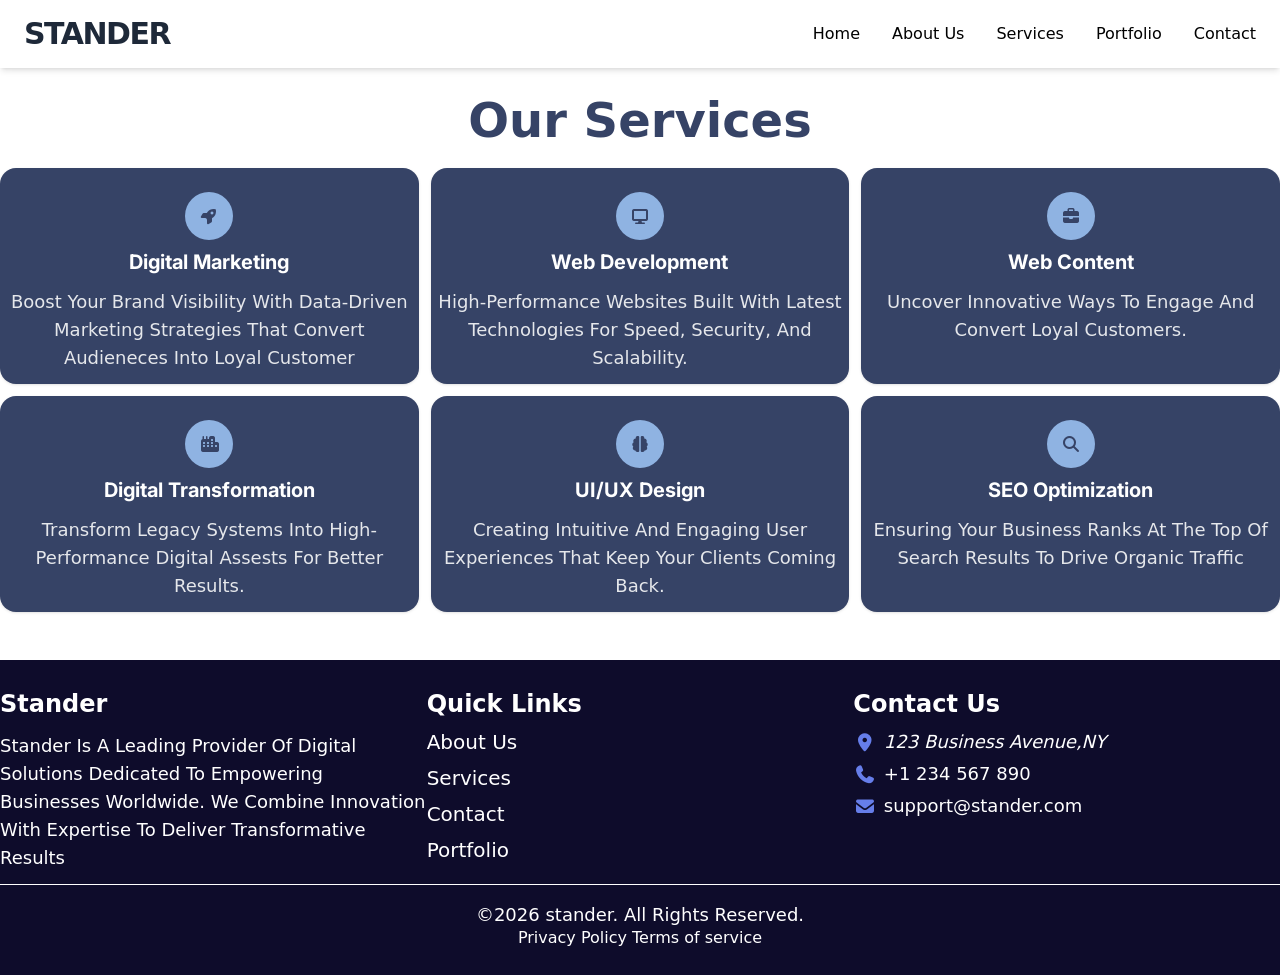
<file: src/html/services.html>
<!doctype html>
<html lang="en" class="scroll-smooth">
  <head>
    <meta charset="UTF-8" />
    <meta name="viewport" content="width=device-width, initial-scale=1.0" />
    <title>Services</title>
     <!-- link normalize file-->
    <link rel="stylesheet" href="../../normalize.css" />
    <!-- link icon file -->
    <link rel="stylesheet" href="../../all.min.css" />
    <!-- link AOS file(.css) -->
    <link rel="stylesheet" href="../../aos.css" />
    <!-- link main style file -->
    <script type="module" crossorigin src="../../assets/js-bPkKahPY.js"></script>
    <link rel="stylesheet" crossorigin href="../../assets/js-vuSvQ8Pk.css">
  </head>
  <body>
    <!-- start navbar -->
   <header class="bg-white shadow-md  fixed top-0 left-0 w-full z-50 max-md:px-3">
      <nav
      data-aos="fade-down"
        class="container mx-auto flex items-center justify-between py-4 px-6 relative"
      >
        <div
          class="logo font-bold uppercase text-3xl tracking-tighter text-gray-800"
        >
          stander
        </div>

        <ul
          id="nav-ul"
          class="hidden md:flex flex-col md:flex-row absolute md:static top-full left-0 w-full md:w-auto bg-white md:bg-transparent shadow-lg md:shadow-none gap-0 md:gap-8 transition-all duration-600 ease-in-out border-t md:border-none border-gray-100"
        >
          <li>
            <a
              class="nav-link block px-6 py-4 md:p-0 text-black hover:text-secondary hover:bg-gray-50 md:hover:bg-transparent font-medium capitalize transition-all border-b md:border-none border-gray-50"
              href="../index.html"
              >home</a
            >
          </li>
          <li>
            <a
              class="nav-link block px-6 py-4 md:p-0 text-black hover:text-secondary hover:bg-gray-50 md:hover:bg-transparent font-medium capitalize transition-all border-b md:border-none border-gray-50"
              href="./about.html"
              >about us</a
            >
          </li>
          <li>
            <a
              class="nav-link block px-6 py-4 md:p-0 text-black hover:text-secondary hover:bg-gray-50 md:hover:bg-transparent font-medium capitalize transition-all border-b md:border-none border-gray-50"
              href="#"
              >services</a
            >
          </li>
          <li>
            <a
              class="nav-link block px-6 py-4 md:p-0 text-black hover:text-secondary hover:bg-gray-50 md:hover:bg-transparent font-medium capitalize transition-all border-b md:border-none border-gray-50"
              href="./portfolio.html"
              >portfolio</a
            >
          </li>
          <li>
            <a
              class="nav-link block px-6 py-4 md:p-0 text-black hover:text-secondary hover:bg-gray-50 md:hover:bg-transparent font-medium capitalize transition-all"
              href="./contact.html"
              >contact</a
            >
          </li>
        </ul>

        <div
          class="md:hidden cursor-pointer text-2xl p-2 text-gray-700"
          id="bars"
        >
          <i id="menu-icon" class="fas fa-bars"></i>
        </div>
      </nav>
    </header>
    <!-- end navbar -->
    <!-- start services seciton -->
    <div class="container mx-auto pt-10 max-md:px-3">
      <h2 class="text-5xl mt-14 text-secondary capitalize text-center font-semibold">
        our services
      </h2>
      <div  class="services py-6 grid md:grid-cols-2 lg:grid-cols-3 gap-3">
        <div
        data-aos="fade-up"
          class="service text-white text-center bg-card rounded-2xl shadow  "
        >
          <i
            class="fas fa-rocket py-4 bg-icon text-icon-color block pr-8 pl-4 mt-6 rounded-full"
          ></i>
          <h3 class="capitalize pt-2 font-title text-xl">digital marketing</h3>
          <p class="text-lg capitalize py-3 text-description">
            boost your brand visibility with data-driven marketing strategies
            that convert audieneces into loyal customer
          </p>
        </div>
        <div
        data-aos="fade-up"
        data-aos-delay="100"
          class="service text-white text-center bg-card rounded-2xl shadow  "
        >
          <i
            class="fas fa-display py-4 bg-icon text-icon-color block pr-8 pl-4 mt-6 rounded-full"
          ></i>
          <h3 class="capitalize pt-2 font-title text-xl">web development</h3>
          <p class="text-lg capitalize py-3 text-description">
            high-performance websites built with latest technologies for speed,
            security, and scalability.
          </p>
        </div>
        <div
        data-aos="fade-up"
        data-aos-delay="200"
          class="service text-white text-center bg-card rounded-2xl shadow  "
        >
          <i
            class="fas fa-briefcase py-4 bg-icon text-icon-color block pr-8 pl-4 mt-6 rounded-full"
          ></i>
          <h3 class="capitalize pt-2 font-title text-xl">web content</h3>
          <p class="text-lg capitalize py-3 text-description">
            uncover innovative ways to engage and convert loyal customers.
          </p>
        </div>
        <div
        data-aos="fade-up"
        data-aos-delay="300"
          class="service text-white text-center bg-card rounded-2xl shadow  "
        >
          <i
            class="fas fa-city py-4 bg-icon text-icon-color block pr-8 pl-4 mt-6 rounded-full"
          ></i>
          <h3 class="capitalize pt-2 font-title text-xl">
            digital transformation
          </h3>
          <p class="text-lg capitalize py-3 text-description">
            transform legacy systems into high-performance digital assests for
            better results.
          </p>
        </div>
        <div
        data-aos="fade-up"
        data-aos-delay="400"
          class="service text-white text-center bg-card rounded-2xl shadow  "
        >
          <i
            class="fas fa-brain py-4 bg-icon text-icon-color block pr-8 pl-4 mt-6 rounded-full"
          ></i>
          <h3 class="capitalize pt-2 font-title text-xl">UI/UX design</h3>
          <p class="text-lg capitalize py-3 text-description">
            Creating intuitive and engaging user experiences that keep your
            clients coming back.
          </p>
        </div>
        <div
        data-aos="fade-up"
        data-aos-delay="500"
          class="service text-white text-center bg-card rounded-2xl shadow "
        >
          <i
            class="fas fa-search py-4 bg-icon text-icon-color block pr-8 pl-4 mt-6 rounded-full"
          ></i>
          <h3 class="capitalize pt-2 font-title text-xl">SEO optimization</h3>
          <p class="text-lg capitalize py-3 text-description">
            Ensuring your business ranks at the top of search results to drive
            organic traffic
          </p>
        </div>
      </div>
    </div>
    <!-- end services section -->
    <!-- start footer section -->
    <footer class="bg-main mt-6 max-md:px-3">
      <div class="container mx-auto text-white py-7">
        <div class="footer-main-content grid md:grid-cols-2 lg:grid-cols-3">
          <div class="stander-footer-content">
            <h2 class="capitalize font-bold text-2xl pb-3">stander</h2>
            <p class="text-lg pb-3 capitalize">
              stander is a leading provider of digital solutions dedicated to
              empowering businesses worldwide. We combine innovation with
              expertise to deliver transformative results
            </p>
          </div>
          <div class="links">
            <h2 class="capitalize font-bold text-2xl pb-2">quick links</h2>
            <a
              class="block capitalize text-xl pb-2"
              href="./about.html"
            >
              about us</a
            >
            <a
              class="block capitalize text-xl pb-2"
              href="#"
              >services</a
            >
            <a class="block capitalize text-xl pb-2" href="./contact.html"
              >contact</a
            >
            <a
              class="block capitalize text-xl pb-2"
              href="./portfolio.html"
              >portfolio</a
            >
          </div>
          <div class="contact-us">
            <h2 class="capitalize font-bold text-2xl pb-2">contact us</h2>
            <div class="adress flex items-center gap-2 pb-1">
              <i class="fas fa-location-dot text-lg text-footer-icon"></i>
              <address>
                <a
                  class="text-lg"
                  href="http://www.google.com/maps/place/**.****.****"
                  >123 Business Avenue,NY</a
                >
              </address>
            </div>
            <div class="phone flex gap-2 items-center pb-1">
              <i class="fas fa-phone text-lg text-footer-icon"></i>
              <a class="text-lg" href="tel:+1 234 567 890"> +1 234 567 890</a>
            </div>
            <div class="email flex gap-2 items-center pb-2">
              <i class="fas fa-envelope text-lg text-footer-icon"></i>
              <a class="text-lg" href="mailto:support@stander.come"
                >support@stander.com</a
              >
            </div>
          </div>
        </div>
        <hr class="text-white" />
        <div class="policy pt-4 text-center">
          <h3 class="font-medium text-lg">
            &copy;2026 stander. All Rights Reserved.
          </h3>
          <a class="pt-3" href="#">Privacy Policy</a>
          <a href="#">Terms of service</a>
        </div>
      </div>
    </footer>
    <!-- end footer section -->
      <!-- scroll to top button -->
    <button
      id="scroll-to-top"
      class="fixed hidden bottom-5 right-5 bg-gray-800 text-white rounded-full w-12 h-12 hover:bg-gray-700 transition duration-300"
    >
      <i class="fas fa-angle-up"></i>
    </button>
     <!-- link AOS file (.js) -->
      <script src="../../aos.js"></script>
      <script>
      AOS.init({
        once:true,
        duration:800,
        offset:120
      })
      </script>
    <!-- link script file -->
  </body>
</html>
</file>
<file: assets/js-vuSvQ8Pk.css>
/*! tailwindcss v4.1.18 | MIT License | https://tailwindcss.com */
@layer properties{@supports (((-webkit-hyphens:none)) and (not (margin-trim:inline))) or ((-moz-orient:inline) and (not (color:rgb(from red r g b)))){*,:before,:after,::backdrop{--tw-translate-x:0;--tw-translate-y:0;--tw-translate-z:0;--tw-scale-x:1;--tw-scale-y:1;--tw-scale-z:1;--tw-rotate-x:initial;--tw-rotate-y:initial;--tw-rotate-z:initial;--tw-skew-x:initial;--tw-skew-y:initial;--tw-border-style:solid;--tw-gradient-position:initial;--tw-gradient-from:#0000;--tw-gradient-via:#0000;--tw-gradient-to:#0000;--tw-gradient-stops:initial;--tw-gradient-via-stops:initial;--tw-gradient-from-position:0%;--tw-gradient-via-position:50%;--tw-gradient-to-position:100%;--tw-leading:initial;--tw-font-weight:initial;--tw-tracking:initial;--tw-shadow:0 0 #0000;--tw-shadow-color:initial;--tw-shadow-alpha:100%;--tw-inset-shadow:0 0 #0000;--tw-inset-shadow-color:initial;--tw-inset-shadow-alpha:100%;--tw-ring-color:initial;--tw-ring-shadow:0 0 #0000;--tw-inset-ring-color:initial;--tw-inset-ring-shadow:0 0 #0000;--tw-ring-inset:initial;--tw-ring-offset-width:0px;--tw-ring-offset-color:#fff;--tw-ring-offset-shadow:0 0 #0000;--tw-duration:initial;--tw-ease:initial}}}@layer theme{:root,:host{--font-sans:ui-sans-serif,system-ui,sans-serif,"Apple Color Emoji","Segoe UI Emoji","Segoe UI Symbol","Noto Color Emoji";--font-mono:ui-monospace,SFMono-Regular,Menlo,Monaco,Consolas,"Liberation Mono","Courier New",monospace;--color-red-500:#fb2c36;--color-green-500:#00c758;--color-blue-200:#bedbff;--color-blue-500:#3080ff;--color-gray-50:#f9fafb;--color-gray-100:#f3f4f6;--color-gray-200:#e5e7eb;--color-gray-400:#99a1af;--color-gray-500:#6a7282;--color-gray-600:#4a5565;--color-gray-700:#364153;--color-gray-800:#1e2939;--color-black:#000;--color-white:#fff;--spacing:.25rem;--text-xs:.75rem;--text-xs--line-height:calc(1/.75);--text-sm:.875rem;--text-sm--line-height:calc(1.25/.875);--text-lg:1.125rem;--text-lg--line-height:calc(1.75/1.125);--text-xl:1.25rem;--text-xl--line-height:calc(1.75/1.25);--text-2xl:1.5rem;--text-2xl--line-height:calc(2/1.5);--text-3xl:1.875rem;--text-3xl--line-height:calc(2.25/1.875);--text-4xl:2.25rem;--text-4xl--line-height:calc(2.5/2.25);--text-5xl:3rem;--text-5xl--line-height:1;--font-weight-medium:500;--font-weight-semibold:600;--font-weight-bold:700;--tracking-tighter:-.05em;--leading-relaxed:1.625;--radius-lg:.5rem;--radius-xl:.75rem;--radius-2xl:1rem;--ease-in-out:cubic-bezier(.4,0,.2,1);--default-transition-duration:.15s;--default-transition-timing-function:cubic-bezier(.4,0,.2,1);--default-font-family:var(--font-sans);--default-mono-font-family:var(--font-mono);--color-card:#364366;--color-icon:#8fb3e2;--color-icon-color:#364366;--color-description:#e5e7eb;--color-main:#0e0c2b;--color-secondary:#364366;--color-footer-icon:#667eea;--font-title:"inter-bold";--font-counter:"inter-extrabold";--font-regular:"inter-regular";--font-extrabold-italic:"inter-extrabold-italic"}@supports (color:lab(0% 0 0)){:root,:host{--color-red-500:lab(55.4814% 75.0732 48.8528);--color-green-500:lab(70.5521% -66.5147 45.8072);--color-blue-200:lab(86.15% -4.04379 -21.0797);--color-blue-500:lab(54.1736% 13.3368 -74.6839);--color-gray-50:lab(98.2596% -.247031 -.706708);--color-gray-100:lab(96.1596% -.082314 -1.13575);--color-gray-200:lab(91.6229% -.159085 -2.26791);--color-gray-400:lab(65.9269% -.832707 -8.17474);--color-gray-500:lab(47.7841% -.393212 -10.0268);--color-gray-600:lab(35.6337% -1.58697 -10.8425);--color-gray-700:lab(27.1134% -.956401 -12.3224);--color-gray-800:lab(16.1051% -1.18239 -11.7533)}}}@layer base{*,:after,:before,::backdrop{box-sizing:border-box;border:0 solid;margin:0;padding:0}::file-selector-button{box-sizing:border-box;border:0 solid;margin:0;padding:0}html,:host{-webkit-text-size-adjust:100%;tab-size:4;line-height:1.5;font-family:var(--default-font-family,ui-sans-serif,system-ui,sans-serif,"Apple Color Emoji","Segoe UI Emoji","Segoe UI Symbol","Noto Color Emoji");font-feature-settings:var(--default-font-feature-settings,normal);font-variation-settings:var(--default-font-variation-settings,normal);-webkit-tap-highlight-color:transparent}hr{height:0;color:inherit;border-top-width:1px}abbr:where([title]){-webkit-text-decoration:underline dotted;text-decoration:underline dotted}h1,h2,h3,h4,h5,h6{font-size:inherit;font-weight:inherit}a{color:inherit;-webkit-text-decoration:inherit;-webkit-text-decoration:inherit;-webkit-text-decoration:inherit;-webkit-text-decoration:inherit;text-decoration:inherit}b,strong{font-weight:bolder}code,kbd,samp,pre{font-family:var(--default-mono-font-family,ui-monospace,SFMono-Regular,Menlo,Monaco,Consolas,"Liberation Mono","Courier New",monospace);font-feature-settings:var(--default-mono-font-feature-settings,normal);font-variation-settings:var(--default-mono-font-variation-settings,normal);font-size:1em}small{font-size:80%}sub,sup{vertical-align:baseline;font-size:75%;line-height:0;position:relative}sub{bottom:-.25em}sup{top:-.5em}table{text-indent:0;border-color:inherit;border-collapse:collapse}:-moz-focusring{outline:auto}progress{vertical-align:baseline}summary{display:list-item}ol,ul,menu{list-style:none}img,svg,video,canvas,audio,iframe,embed,object{vertical-align:middle;display:block}img,video{max-width:100%;height:auto}button,input,select,optgroup,textarea{font:inherit;font-feature-settings:inherit;font-variation-settings:inherit;letter-spacing:inherit;color:inherit;opacity:1;background-color:#0000;border-radius:0}::file-selector-button{font:inherit;font-feature-settings:inherit;font-variation-settings:inherit;letter-spacing:inherit;color:inherit;opacity:1;background-color:#0000;border-radius:0}:where(select:is([multiple],[size])) optgroup{font-weight:bolder}:where(select:is([multiple],[size])) optgroup option{padding-inline-start:20px}::file-selector-button{margin-inline-end:4px}::placeholder{opacity:1}@supports (not ((-webkit-appearance:-apple-pay-button))) or (contain-intrinsic-size:1px){::placeholder{color:currentColor}@supports (color:color-mix(in lab, red, red)){::placeholder{color:color-mix(in oklab,currentcolor 50%,transparent)}}}textarea{resize:vertical}::-webkit-search-decoration{-webkit-appearance:none}::-webkit-date-and-time-value{min-height:1lh;text-align:inherit}::-webkit-datetime-edit{display:inline-flex}::-webkit-datetime-edit-fields-wrapper{padding:0}::-webkit-datetime-edit{padding-block:0}::-webkit-datetime-edit-year-field{padding-block:0}::-webkit-datetime-edit-month-field{padding-block:0}::-webkit-datetime-edit-day-field{padding-block:0}::-webkit-datetime-edit-hour-field{padding-block:0}::-webkit-datetime-edit-minute-field{padding-block:0}::-webkit-datetime-edit-second-field{padding-block:0}::-webkit-datetime-edit-millisecond-field{padding-block:0}::-webkit-datetime-edit-meridiem-field{padding-block:0}::-webkit-calendar-picker-indicator{line-height:1}:-moz-ui-invalid{box-shadow:none}button,input:where([type=button],[type=reset],[type=submit]){appearance:button}::file-selector-button{appearance:button}::-webkit-inner-spin-button{height:auto}::-webkit-outer-spin-button{height:auto}[hidden]:where(:not([hidden=until-found])){display:none!important}}@layer components;@layer utilities{.pointer-events-none{pointer-events:none}.absolute{position:absolute}.fixed{position:fixed}.relative{position:relative}.top-0{top:calc(var(--spacing)*0)}.top-3{top:calc(var(--spacing)*3)}.top-4{top:calc(var(--spacing)*4)}.top-full{top:100%}.right-3{right:calc(var(--spacing)*3)}.right-5{right:calc(var(--spacing)*5)}.bottom-5{bottom:calc(var(--spacing)*5)}.left-0{left:calc(var(--spacing)*0)}.left-4{left:calc(var(--spacing)*4)}.z-50{z-index:50}.container{width:100%}@media (min-width:40rem){.container{max-width:40rem}}@media (min-width:48rem){.container{max-width:48rem}}@media (min-width:64rem){.container{max-width:64rem}}@media (min-width:80rem){.container{max-width:80rem}}@media (min-width:96rem){.container{max-width:96rem}}.m-0{margin:calc(var(--spacing)*0)}.m-auto{margin:auto}.mx-auto{margin-inline:auto}.my-4{margin-block:calc(var(--spacing)*4)}.mt-1{margin-top:calc(var(--spacing)*1)}.mt-4{margin-top:calc(var(--spacing)*4)}.mt-5{margin-top:calc(var(--spacing)*5)}.mt-6{margin-top:calc(var(--spacing)*6)}.mt-14{margin-top:calc(var(--spacing)*14)}.mr-4{margin-right:calc(var(--spacing)*4)}.mb-0{margin-bottom:calc(var(--spacing)*0)}.mb-4{margin-bottom:calc(var(--spacing)*4)}.mb-6{margin-bottom:calc(var(--spacing)*6)}.mb-8{margin-bottom:calc(var(--spacing)*8)}.box-border{box-sizing:border-box}.block{display:block}.flex{display:flex}.grid{display:grid}.hidden{display:none}.h-12{height:calc(var(--spacing)*12)}.h-20{height:calc(var(--spacing)*20)}.h-40{height:calc(var(--spacing)*40)}.w-12{width:calc(var(--spacing)*12)}.w-fit{width:fit-content}.w-full{width:100%}.grow{flex-grow:1}.-translate-y-7{--tw-translate-y:calc(var(--spacing)*-7);translate:var(--tw-translate-x)var(--tw-translate-y)}.scale-75{--tw-scale-x:75%;--tw-scale-y:75%;--tw-scale-z:75%;scale:var(--tw-scale-x)var(--tw-scale-y)}.transform{transform:var(--tw-rotate-x,)var(--tw-rotate-y,)var(--tw-rotate-z,)var(--tw-skew-x,)var(--tw-skew-y,)}.cursor-pointer{cursor:pointer}.resize{resize:both}.grid-cols-2{grid-template-columns:repeat(2,minmax(0,1fr))}.flex-col{flex-direction:column}.place-items-center{place-items:center}.items-center{align-items:center}.justify-between{justify-content:space-between}.gap-0{gap:calc(var(--spacing)*0)}.gap-2{gap:calc(var(--spacing)*2)}.gap-3{gap:calc(var(--spacing)*3)}.gap-4{gap:calc(var(--spacing)*4)}.overflow-hidden{overflow:hidden}.overflow-x-hidden{overflow-x:hidden}.scroll-smooth{scroll-behavior:smooth}.rounded-2xl{border-radius:var(--radius-2xl)}.rounded-full{border-radius:3.40282e38px}.rounded-lg{border-radius:var(--radius-lg)}.rounded-xl{border-radius:var(--radius-xl)}.rounded-t-2xl{border-top-left-radius:var(--radius-2xl);border-top-right-radius:var(--radius-2xl)}.rounded-b-lg{border-bottom-right-radius:var(--radius-lg);border-bottom-left-radius:var(--radius-lg)}.border{border-style:var(--tw-border-style);border-width:1px}.border-2{border-style:var(--tw-border-style);border-width:2px}.border-t{border-top-style:var(--tw-border-style);border-top-width:1px}.border-b{border-bottom-style:var(--tw-border-style);border-bottom-width:1px}.border-none{--tw-border-style:none;border-style:none}.border-gray-50{border-color:var(--color-gray-50)}.border-gray-100{border-color:var(--color-gray-100)}.border-gray-200{border-color:var(--color-gray-200)}.border-green-500{border-color:var(--color-green-500)}.border-main{border-color:var(--color-main)}.border-red-500{border-color:var(--color-red-500)}.bg-card{background-color:var(--color-card)}.bg-gray-100{background-color:var(--color-gray-100)}.bg-gray-800{background-color:var(--color-gray-800)}.bg-icon{background-color:var(--color-icon)}.bg-main{background-color:var(--color-main)}.bg-secondary{background-color:var(--color-secondary)}.bg-transparent{background-color:#0000}.bg-white{background-color:var(--color-white)}.bg-linear-to-l{--tw-gradient-position:to left}@supports (background-image:linear-gradient(in lab, red, red)){.bg-linear-to-l{--tw-gradient-position:to left in oklab}}.bg-linear-to-l{background-image:linear-gradient(var(--tw-gradient-stops))}.from-main{--tw-gradient-from:var(--color-main);--tw-gradient-stops:var(--tw-gradient-via-stops,var(--tw-gradient-position),var(--tw-gradient-from)var(--tw-gradient-from-position),var(--tw-gradient-to)var(--tw-gradient-to-position))}.to-secondary{--tw-gradient-to:var(--color-secondary);--tw-gradient-stops:var(--tw-gradient-via-stops,var(--tw-gradient-position),var(--tw-gradient-from)var(--tw-gradient-from-position),var(--tw-gradient-to)var(--tw-gradient-to-position))}.p-0{padding:calc(var(--spacing)*0)}.p-2{padding:calc(var(--spacing)*2)}.p-8{padding:calc(var(--spacing)*8)}.px-1\.5{padding-inline:calc(var(--spacing)*1.5)}.px-2{padding-inline:calc(var(--spacing)*2)}.px-3{padding-inline:calc(var(--spacing)*3)}.px-4{padding-inline:calc(var(--spacing)*4)}.px-6{padding-inline:calc(var(--spacing)*6)}.py-2{padding-block:calc(var(--spacing)*2)}.py-3{padding-block:calc(var(--spacing)*3)}.py-4{padding-block:calc(var(--spacing)*4)}.py-6{padding-block:calc(var(--spacing)*6)}.py-7{padding-block:calc(var(--spacing)*7)}.py-8{padding-block:calc(var(--spacing)*8)}.py-10{padding-block:calc(var(--spacing)*10)}.pt-2{padding-top:calc(var(--spacing)*2)}.pt-3{padding-top:calc(var(--spacing)*3)}.pt-4{padding-top:calc(var(--spacing)*4)}.pt-10{padding-top:calc(var(--spacing)*10)}.pr-2{padding-right:calc(var(--spacing)*2)}.pr-8{padding-right:calc(var(--spacing)*8)}.pr-10{padding-right:calc(var(--spacing)*10)}.pb-1{padding-bottom:calc(var(--spacing)*1)}.pb-2{padding-bottom:calc(var(--spacing)*2)}.pb-3{padding-bottom:calc(var(--spacing)*3)}.pb-6{padding-bottom:calc(var(--spacing)*6)}.pl-2{padding-left:calc(var(--spacing)*2)}.pl-3{padding-left:calc(var(--spacing)*3)}.pl-4{padding-left:calc(var(--spacing)*4)}.text-center{text-align:center}.text-right{text-align:right}.font-counter{font-family:var(--font-counter)}.font-extrabold-italic{font-family:var(--font-extrabold-italic)}.font-regular{font-family:var(--font-regular)}.font-title{font-family:var(--font-title)}.text-2xl{font-size:var(--text-2xl);line-height:var(--tw-leading,var(--text-2xl--line-height))}.text-3xl{font-size:var(--text-3xl);line-height:var(--tw-leading,var(--text-3xl--line-height))}.text-4xl{font-size:var(--text-4xl);line-height:var(--tw-leading,var(--text-4xl--line-height))}.text-5xl{font-size:var(--text-5xl);line-height:var(--tw-leading,var(--text-5xl--line-height))}.text-lg{font-size:var(--text-lg);line-height:var(--tw-leading,var(--text-lg--line-height))}.text-sm{font-size:var(--text-sm);line-height:var(--tw-leading,var(--text-sm--line-height))}.text-xl{font-size:var(--text-xl);line-height:var(--tw-leading,var(--text-xl--line-height))}.text-xs{font-size:var(--text-xs);line-height:var(--tw-leading,var(--text-xs--line-height))}.leading-6{--tw-leading:calc(var(--spacing)*6);line-height:calc(var(--spacing)*6)}.leading-relaxed{--tw-leading:var(--leading-relaxed);line-height:var(--leading-relaxed)}.font-bold{--tw-font-weight:var(--font-weight-bold);font-weight:var(--font-weight-bold)}.font-medium{--tw-font-weight:var(--font-weight-medium);font-weight:var(--font-weight-medium)}.font-semibold{--tw-font-weight:var(--font-weight-semibold);font-weight:var(--font-weight-semibold)}.tracking-tighter{--tw-tracking:var(--tracking-tighter);letter-spacing:var(--tracking-tighter)}.text-black{color:var(--color-black)}.text-description{color:var(--color-description)}.text-footer-icon{color:var(--color-footer-icon)}.text-gray-200{color:var(--color-gray-200)}.text-gray-400{color:var(--color-gray-400)}.text-gray-500{color:var(--color-gray-500)}.text-gray-600{color:var(--color-gray-600)}.text-gray-700{color:var(--color-gray-700)}.text-gray-800{color:var(--color-gray-800)}.text-icon-color{color:var(--color-icon-color)}.text-main{color:var(--color-main)}.text-red-500{color:var(--color-red-500)}.text-secondary{color:var(--color-secondary)}.text-white{color:var(--color-white)}.capitalize{text-transform:capitalize}.uppercase{text-transform:uppercase}.italic{font-style:italic}.shadow{--tw-shadow:0 1px 3px 0 var(--tw-shadow-color,#0000001a),0 1px 2px -1px var(--tw-shadow-color,#0000001a);box-shadow:var(--tw-inset-shadow),var(--tw-inset-ring-shadow),var(--tw-ring-offset-shadow),var(--tw-ring-shadow),var(--tw-shadow)}.shadow-lg{--tw-shadow:0 10px 15px -3px var(--tw-shadow-color,#0000001a),0 4px 6px -4px var(--tw-shadow-color,#0000001a);box-shadow:var(--tw-inset-shadow),var(--tw-inset-ring-shadow),var(--tw-ring-offset-shadow),var(--tw-ring-shadow),var(--tw-shadow)}.shadow-md{--tw-shadow:0 4px 6px -1px var(--tw-shadow-color,#0000001a),0 2px 4px -2px var(--tw-shadow-color,#0000001a);box-shadow:var(--tw-inset-shadow),var(--tw-inset-ring-shadow),var(--tw-ring-offset-shadow),var(--tw-ring-shadow),var(--tw-shadow)}.shadow-blue-200{--tw-shadow-color:#bedbff}@supports (color:lab(0% 0 0)){.shadow-blue-200{--tw-shadow-color:lab(86.15% -4.04379 -21.0797)}}@supports (color:color-mix(in lab, red, red)){.shadow-blue-200{--tw-shadow-color:color-mix(in oklab,var(--color-blue-200)var(--tw-shadow-alpha),transparent)}}.transition{transition-property:color,background-color,border-color,outline-color,text-decoration-color,fill,stroke,--tw-gradient-from,--tw-gradient-via,--tw-gradient-to,opacity,box-shadow,transform,translate,scale,rotate,filter,-webkit-backdrop-filter,backdrop-filter,display,content-visibility,overlay,pointer-events;transition-timing-function:var(--tw-ease,var(--default-transition-timing-function));transition-duration:var(--tw-duration,var(--default-transition-duration))}.transition-all{transition-property:all;transition-timing-function:var(--tw-ease,var(--default-transition-timing-function));transition-duration:var(--tw-duration,var(--default-transition-duration))}.transition-transform{transition-property:transform,translate,scale,rotate;transition-timing-function:var(--tw-ease,var(--default-transition-timing-function));transition-duration:var(--tw-duration,var(--default-transition-duration))}.duration-300{--tw-duration:.3s;transition-duration:.3s}.duration-600{--tw-duration:.6s;transition-duration:.6s}.duration-1000{--tw-duration:1s;transition-duration:1s}.ease-in-out{--tw-ease:var(--ease-in-out);transition-timing-function:var(--ease-in-out)}.peer-placeholder-shown\:translate-y-0:is(:where(.peer):placeholder-shown~*){--tw-translate-y:calc(var(--spacing)*0);translate:var(--tw-translate-x)var(--tw-translate-y)}.peer-placeholder-shown\:scale-100:is(:where(.peer):placeholder-shown~*){--tw-scale-x:100%;--tw-scale-y:100%;--tw-scale-z:100%;scale:var(--tw-scale-x)var(--tw-scale-y)}.peer-focus\:-translate-y-7:is(:where(.peer):focus~*){--tw-translate-y:calc(var(--spacing)*-7);translate:var(--tw-translate-x)var(--tw-translate-y)}.peer-focus\:scale-75:is(:where(.peer):focus~*){--tw-scale-x:75%;--tw-scale-y:75%;--tw-scale-z:75%;scale:var(--tw-scale-x)var(--tw-scale-y)}.peer-focus\:text-blue-500:is(:where(.peer):focus~*){color:var(--color-blue-500)}@media (hover:hover){.hover\:scale-105:hover{--tw-scale-x:105%;--tw-scale-y:105%;--tw-scale-z:105%;scale:var(--tw-scale-x)var(--tw-scale-y)}.hover\:bg-gray-50:hover{background-color:var(--color-gray-50)}.hover\:bg-gray-700:hover{background-color:var(--color-gray-700)}.hover\:text-secondary:hover{color:var(--color-secondary)}}.focus\:border-blue-500:focus{border-color:var(--color-blue-500)}.focus\:outline-none:focus{--tw-outline-style:none;outline-style:none}.active\:scale-\[0\.98\]:active{scale:.98}@media not all and (min-width:48rem){.max-md\:grid-cols-1{grid-template-columns:repeat(1,minmax(0,1fr))}.max-md\:gap-7{gap:calc(var(--spacing)*7)}.max-md\:px-3{padding-inline:calc(var(--spacing)*3)}.max-md\:text-lg{font-size:var(--text-lg);line-height:var(--tw-leading,var(--text-lg--line-height))}}@media (min-width:48rem){.md\:static{position:static}.md\:flex{display:flex}.md\:hidden{display:none}.md\:w-auto{width:auto}.md\:grid-cols-2{grid-template-columns:repeat(2,minmax(0,1fr))}.md\:flex-row{flex-direction:row}.md\:gap-8{gap:calc(var(--spacing)*8)}.md\:border-none{--tw-border-style:none;border-style:none}.md\:bg-transparent{background-color:#0000}.md\:p-0{padding:calc(var(--spacing)*0)}.md\:shadow-none{--tw-shadow:0 0 #0000;box-shadow:var(--tw-inset-shadow),var(--tw-inset-ring-shadow),var(--tw-ring-offset-shadow),var(--tw-ring-shadow),var(--tw-shadow)}@media (hover:hover){.md\:hover\:bg-transparent:hover{background-color:#0000}}}@media (min-width:64rem){.lg\:grid-cols-3{grid-template-columns:repeat(3,minmax(0,1fr))}.lg\:grid-cols-4{grid-template-columns:repeat(4,minmax(0,1fr))}}}@font-face{font-family:inter-bold;src:url(../fonts/Inter_18pt-Bold.ttf)}@font-face{font-family:inter-medium;src:url(../fonts/Inter_18pt-Medium.ttf)}@font-face{font-family:inter-medium-italic;src:url(../fonts/Inter_18pt-MediumItalic.ttf)}@font-face{font-family:inter-semibold;src:url(../fonts/Inter_24pt-SemiBold.ttf)}@font-face{font-family:inter-regular;src:url(../fonts/Inter_18pt-Regular.ttf)}@font-face{font-family:inter-extrabold;src:url(../fonts/Inter_28pt-ExtraBold.ttf)}@font-face{font-family:inter-extrabold-italic;src:url(../fonts/Inter_28pt-ExtraBoldItalic.ttf)}main .main-content button{cursor:pointer;margin-top:20px;font-family:inter-medium;font-size:22px;transition:all .3s ease-in-out}@property --tw-translate-x{syntax:"*";inherits:false;initial-value:0}@property --tw-translate-y{syntax:"*";inherits:false;initial-value:0}@property --tw-translate-z{syntax:"*";inherits:false;initial-value:0}@property --tw-scale-x{syntax:"*";inherits:false;initial-value:1}@property --tw-scale-y{syntax:"*";inherits:false;initial-value:1}@property --tw-scale-z{syntax:"*";inherits:false;initial-value:1}@property --tw-rotate-x{syntax:"*";inherits:false}@property --tw-rotate-y{syntax:"*";inherits:false}@property --tw-rotate-z{syntax:"*";inherits:false}@property --tw-skew-x{syntax:"*";inherits:false}@property --tw-skew-y{syntax:"*";inherits:false}@property --tw-border-style{syntax:"*";inherits:false;initial-value:solid}@property --tw-gradient-position{syntax:"*";inherits:false}@property --tw-gradient-from{syntax:"<color>";inherits:false;initial-value:#0000}@property --tw-gradient-via{syntax:"<color>";inherits:false;initial-value:#0000}@property --tw-gradient-to{syntax:"<color>";inherits:false;initial-value:#0000}@property --tw-gradient-stops{syntax:"*";inherits:false}@property --tw-gradient-via-stops{syntax:"*";inherits:false}@property --tw-gradient-from-position{syntax:"<length-percentage>";inherits:false;initial-value:0%}@property --tw-gradient-via-position{syntax:"<length-percentage>";inherits:false;initial-value:50%}@property --tw-gradient-to-position{syntax:"<length-percentage>";inherits:false;initial-value:100%}@property --tw-leading{syntax:"*";inherits:false}@property --tw-font-weight{syntax:"*";inherits:false}@property --tw-tracking{syntax:"*";inherits:false}@property --tw-shadow{syntax:"*";inherits:false;initial-value:0 0 #0000}@property --tw-shadow-color{syntax:"*";inherits:false}@property --tw-shadow-alpha{syntax:"<percentage>";inherits:false;initial-value:100%}@property --tw-inset-shadow{syntax:"*";inherits:false;initial-value:0 0 #0000}@property --tw-inset-shadow-color{syntax:"*";inherits:false}@property --tw-inset-shadow-alpha{syntax:"<percentage>";inherits:false;initial-value:100%}@property --tw-ring-color{syntax:"*";inherits:false}@property --tw-ring-shadow{syntax:"*";inherits:false;initial-value:0 0 #0000}@property --tw-inset-ring-color{syntax:"*";inherits:false}@property --tw-inset-ring-shadow{syntax:"*";inherits:false;initial-value:0 0 #0000}@property --tw-ring-inset{syntax:"*";inherits:false}@property --tw-ring-offset-width{syntax:"<length>";inherits:false;initial-value:0}@property --tw-ring-offset-color{syntax:"*";inherits:false;initial-value:#fff}@property --tw-ring-offset-shadow{syntax:"*";inherits:false;initial-value:0 0 #0000}@property --tw-duration{syntax:"*";inherits:false}@property --tw-ease{syntax:"*";inherits:false}
</file>
